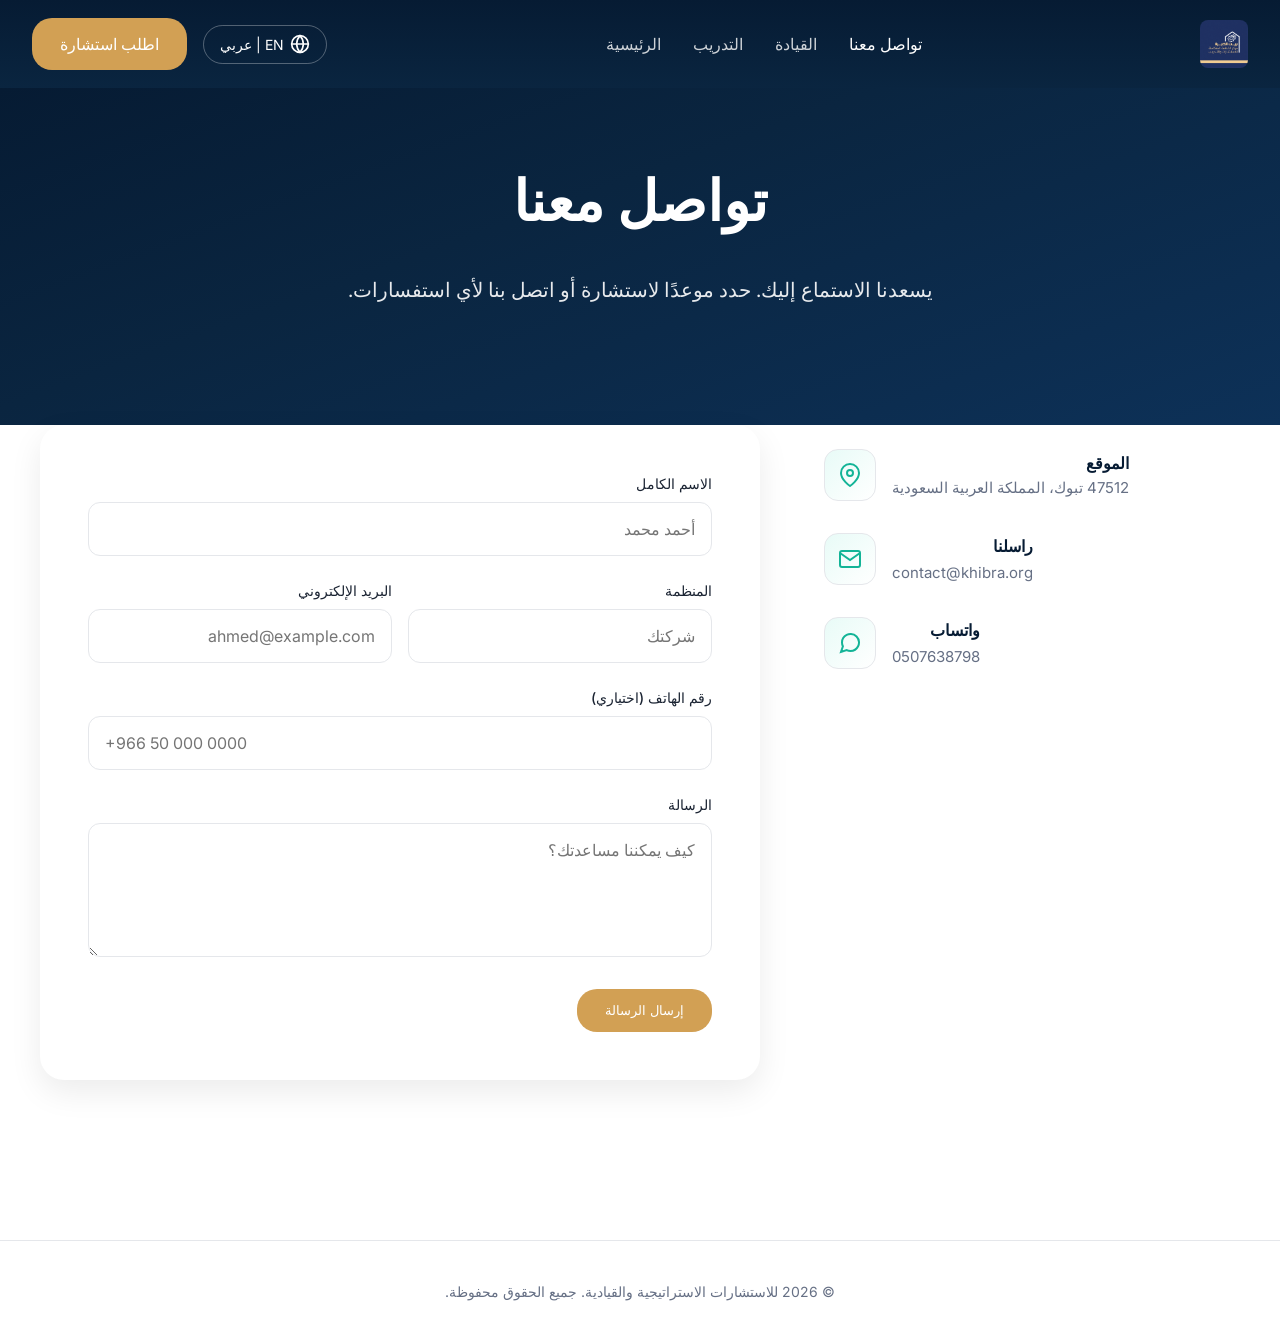
<file: src/contact-ar.html>
<!DOCTYPE html>
<html lang="ar" dir="rtl">
<head>
  <meta charset="UTF-8">
  <meta name="viewport" content="width=device-width, initial-scale=1.0">
  <title>تواصل معنا | مستشار عالمي</title>
  <link rel="preconnect" href="https://fonts.googleapis.com">
  <link rel="preconnect" href="https://fonts.gstatic.com" crossorigin>
  <link href="https://fonts.googleapis.com/css2?family=Inter:wght@400;500;600;700&display=swap" rel="stylesheet">
  <link rel="stylesheet" href="styles.css?v=4">
  <style> body { font-family: 'Inter', Tahoma, sans-serif; } </style>
</head>
<body class="bg-light">
  
  <nav class="navbar">
    <div class="logo flex items-center gap-4">
      <img src="assets/images/logo-ar.jpeg" alt="شعار">
    </div>
    
    <ul class="nav-links">
      <li><a href="index-ar.html">الرئيسية</a></li>
      <li><a href="training-ar.html">التدريب</a></li>
      <li><a href="leadership-ar.html">القيادة</a></li>
      <li><a href="contact-ar.html" class="active">تواصل معنا</a></li>
    </ul>
    
    <div class="flex items-center gap-4">
      <a href="contact.html" class="lang-toggle">
        <svg width="20" height="20" viewBox="0 0 24 24" fill="none" stroke="currentColor" stroke-width="2" stroke-linecap="round" stroke-linejoin="round"><circle cx="12" cy="12" r="10"></circle><path d="M12 2a15.3 15.3 0 0 1 4 10 15.3 15.3 0 0 1-4 10 15.3 15.3 0 0 1-4-10 15.3 15.3 0 0 1 4-10z"></path><path d="M2 12h20"></path></svg>
        <span>EN | عربي</span>
      </a>
      <a href="contact-ar.html" class="btn btn-primary">اطلب استشارة</a>
    </div>
  </nav>

  <header class="hero" style="padding-bottom: 120px;">
    <h1>تواصل معنا</h1>
    <p>يسعدنا الاستماع إليك. حدد موعدًا لاستشارة أو اتصل بنا لأي استفسارات.</p>
  </header>

  <section class="section">
    <div class="contact-layout">
      <form class="contact-form" id="contactForm">
        <input type="hidden" name="access_key" value="00d3c277-cdf5-4acb-921d-91a79018221f">
        <input type="hidden" name="subject" value="طلب استشارة جديد من khibra.org">
        <input type="hidden" name="from_name" value="Khibra Contact Form">
        <div class="form-group">
          <label for="name">الاسم الكامل</label>
          <input type="text" id="name" name="name" required placeholder="أحمد محمد">
        </div>
        <div class="flex gap-4" style="width: 100%;">
          <div class="form-group" style="flex: 1;">
            <label for="org">المنظمة</label>
            <input type="text" id="org" name="organization" required placeholder="شركتك">
          </div>
          <div class="form-group" style="flex: 1;">
            <label for="email">البريد الإلكتروني</label>
            <input type="email" id="email" name="email" required placeholder="ahmed@example.com">
          </div>
        </div>
        <div class="form-group">
          <label for="phone">رقم الهاتف (اختياري)</label>
          <input type="tel" id="phone" name="phone" placeholder="+966 50 000 0000">
        </div>
        <div class="form-group">
          <label for="message">الرسالة</label>
          <textarea id="message" name="message" rows="5" required placeholder="كيف يمكننا مساعدتك؟"></textarea>
        </div>
        <button type="submit" class="btn btn-primary" style="align-self: flex-start; margin-top: 8px;">إرسال الرسالة</button>
      </form>

      <div class="contact-info-panel">
        <div class="info-item">
          <div class="info-icon">
            <svg width="24" height="24" viewBox="0 0 24 24" fill="none" stroke="currentColor" stroke-width="2"><path d="M21 10c0 7-9 13-9 13s-9-6-9-13a9 9 0 0 1 18 0z"></path><circle cx="12" cy="10" r="3"></circle></svg>
          </div>
          <div class="info-details">
            <h4>الموقع</h4>
            <p>47512 تبوك، المملكة العربية السعودية</p>
          </div>
        </div>

        <div class="info-item">
          <div class="info-icon">
            <svg width="24" height="24" viewBox="0 0 24 24" fill="none" stroke="currentColor" stroke-width="2"><path d="M4 4h16c1.1 0 2 .9 2 2v12c0 1.1-.9 2-2 2H4c-1.1 0-2-.9-2-2V6c0-1.1.9-2 2-2z"></path><polyline points="22,6 12,13 2,6"></polyline></svg>
          </div>
          <div class="info-details">
            <h4>راسلنا</h4>
            <a href="mailto:contact@khibra.org">contact@khibra.org</a>
          </div>
        </div>

        <div class="info-item">
          <div class="info-icon">
            <svg width="24" height="24" viewBox="0 0 24 24" fill="none" stroke="#13B497" stroke-width="2"><path d="M21 11.5a8.38 8.38 0 0 1-.9 3.8 8.5 8.5 0 0 1-7.6 4.7 8.38 8.38 0 0 1-3.8-.9L3 21l1.9-5.7a8.38 8.38 0 0 1-.9-3.8 8.5 8.5 0 0 1 4.7-7.6 8.38 8.38 0 0 1 3.8-.9h.5a8.48 8.48 0 0 1 8 8v.5z"></path></svg>
          </div>
          <div class="info-details">
            <h4>واتساب</h4>
            <a href="https://wa.me/966507638798">0507638798</a>
          </div>
        </div>

        <!-- خريطة جامعة تبوك -->
        <div class="map-container">
          <iframe src="https://www.google.com/maps/embed?pb=!1m18!1m12!1m3!1d3474.2!2d36.5685!3d28.3835!2m3!1f0!2f0!3f0!3m2!1i1024!2i768!4f13.1!3m3!1m2!1s0x15a9b6f2c3b1a1a1%3A0x4a0b0c0d0e0f0a0b!2sUniversity%20of%20Tabuk!5e0!3m2!1sar!2ssa!4v1710000000000" width="100%" height="100%" style="border:0;" allowfullscreen="" loading="lazy" referrerpolicy="no-referrer-when-downgrade"></iframe>
        </div>
      </div>
    </div>
  </section>

  <footer>
    <p>&copy; 2026 للاستشارات الاستراتيجية والقيادية. جميع الحقوق محفوظة.</p>
  </footer>

  <script src="script.js"></script>
</body>
</html>
</file>
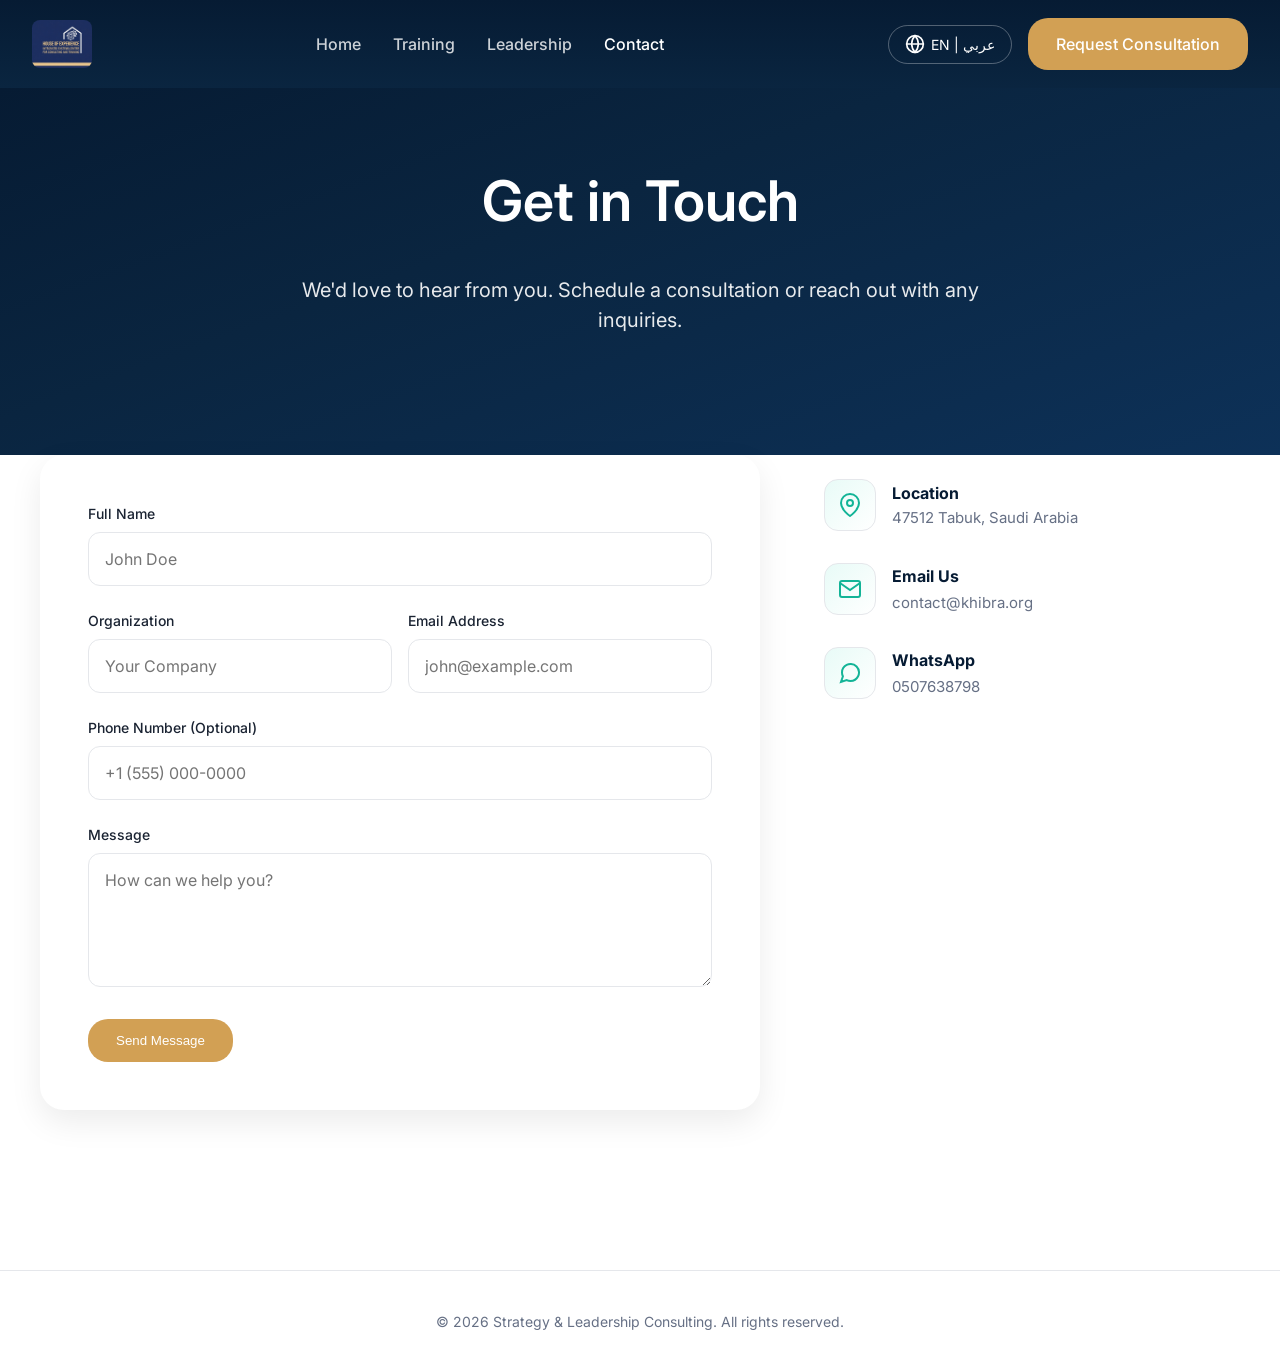
<file: src/contact.html>
<!DOCTYPE html>
<html lang="en">
<head>
  <meta charset="UTF-8">
  <meta name="viewport" content="width=device-width, initial-scale=1.0">
  <title>Contact | Global Consultant</title>
  <link rel="preconnect" href="https://fonts.googleapis.com">
  <link rel="preconnect" href="https://fonts.gstatic.com" crossorigin>
  <link href="https://fonts.googleapis.com/css2?family=Inter:wght@400;500;600;700&display=swap" rel="stylesheet">
  <link rel="stylesheet" href="styles.css?v=4">
</head>
<body class="bg-light">
  
  <nav class="navbar">
    <div class="logo flex items-center gap-4">
      <img src="assets/images/logo.png" alt="Logo">
    </div>
    
    <ul class="nav-links">
      <li><a href="index.html">Home</a></li>
      <li><a href="training.html">Training</a></li>
      <li><a href="leadership.html">Leadership</a></li>
      <li><a href="contact.html" class="active">Contact</a></li>
    </ul>
    
    <div class="flex items-center gap-4">
      <a href="contact-ar.html" class="lang-toggle">
        <svg width="20" height="20" viewBox="0 0 24 24" fill="none" stroke="currentColor" stroke-width="2" stroke-linecap="round" stroke-linejoin="round"><circle cx="12" cy="12" r="10"></circle><path d="M12 2a15.3 15.3 0 0 1 4 10 15.3 15.3 0 0 1-4 10 15.3 15.3 0 0 1-4-10 15.3 15.3 0 0 1 4-10z"></path><path d="M2 12h20"></path></svg>
        <span>EN | عربي</span>
      </a>
      <a href="contact.html" class="btn btn-primary">Request Consultation</a>
    </div>
  </nav>

  <header class="hero" style="padding-bottom: 120px;">
    <h1>Get in Touch</h1>
    <p>We'd love to hear from you. Schedule a consultation or reach out with any inquiries.</p>
  </header>

  <section class="section">
    <div class="contact-layout">
      <form class="contact-form" id="contactForm">
        <input type="hidden" name="access_key" value="00d3c277-cdf5-4acb-921d-91a79018221f">
        <input type="hidden" name="subject" value="New Consultation Request from khibra.org">
        <input type="hidden" name="from_name" value="Khibra Contact Form">
        <div class="form-group">
          <label for="name">Full Name</label>
          <input type="text" id="name" name="name" required placeholder="John Doe">
        </div>
        <div class="flex gap-4" style="width: 100%;">
          <div class="form-group" style="flex: 1;">
            <label for="org">Organization</label>
            <input type="text" id="org" name="organization" required placeholder="Your Company">
          </div>
          <div class="form-group" style="flex: 1;">
            <label for="email">Email Address</label>
            <input type="email" id="email" name="email" required placeholder="john@example.com">
          </div>
        </div>
        <div class="form-group">
          <label for="phone">Phone Number (Optional)</label>
          <input type="tel" id="phone" name="phone" placeholder="+1 (555) 000-0000">
        </div>
        <div class="form-group">
          <label for="message">Message</label>
          <textarea id="message" name="message" rows="5" required placeholder="How can we help you?"></textarea>
        </div>
        <button type="submit" class="btn btn-primary" style="align-self: flex-start; margin-top: 8px;">Send Message</button>
      </form>

      <div class="contact-info-panel">
        <div class="info-item">
          <div class="info-icon">
            <svg width="24" height="24" viewBox="0 0 24 24" fill="none" stroke="currentColor" stroke-width="2"><path d="M21 10c0 7-9 13-9 13s-9-6-9-13a9 9 0 0 1 18 0z"></path><circle cx="12" cy="10" r="3"></circle></svg>
          </div>
          <div class="info-details">
            <h4>Location</h4>
            <p>47512 Tabuk, Saudi Arabia</p>
          </div>
        </div>

        <div class="info-item">
          <div class="info-icon">
            <svg width="24" height="24" viewBox="0 0 24 24" fill="none" stroke="currentColor" stroke-width="2"><path d="M4 4h16c1.1 0 2 .9 2 2v12c0 1.1-.9 2-2 2H4c-1.1 0-2-.9-2-2V6c0-1.1.9-2 2-2z"></path><polyline points="22,6 12,13 2,6"></polyline></svg>
          </div>
          <div class="info-details">
            <h4>Email Us</h4>
            <a href="mailto:contact@khibra.org">contact@khibra.org</a>
          </div>
        </div>

        <div class="info-item">
          <div class="info-icon">
            <svg width="24" height="24" viewBox="0 0 24 24" fill="none" stroke="#13B497" stroke-width="2"><path d="M21 11.5a8.38 8.38 0 0 1-.9 3.8 8.5 8.5 0 0 1-7.6 4.7 8.38 8.38 0 0 1-3.8-.9L3 21l1.9-5.7a8.38 8.38 0 0 1-.9-3.8 8.5 8.5 0 0 1 4.7-7.6 8.38 8.38 0 0 1 3.8-.9h.5a8.48 8.48 0 0 1 8 8v.5z"></path></svg>
          </div>
          <div class="info-details">
            <h4>WhatsApp</h4>
            <a href="https://wa.me/966507638798">0507638798</a>
          </div>
        </div>

        <!-- Tabuk University Map -->
        <div class="map-container">
          <iframe src="https://www.google.com/maps/embed?pb=!1m18!1m12!1m3!1d3474.2!2d36.5685!3d28.3835!2m3!1f0!2f0!3f0!3m2!1i1024!2i768!4f13.1!3m3!1m2!1s0x15a9b6f2c3b1a1a1%3A0x4a0b0c0d0e0f0a0b!2sUniversity%20of%20Tabuk!5e0!3m2!1sen!2ssa!4v1710000000000" width="100%" height="100%" style="border:0;" allowfullscreen="" loading="lazy" referrerpolicy="no-referrer-when-downgrade"></iframe>
        </div>
      </div>
    </div>
  </section>

  <footer>
    <p>&copy; 2026 Strategy & Leadership Consulting. All rights reserved.</p>
  </footer>

  <script src="script.js"></script>
</body>
</html>
</file>
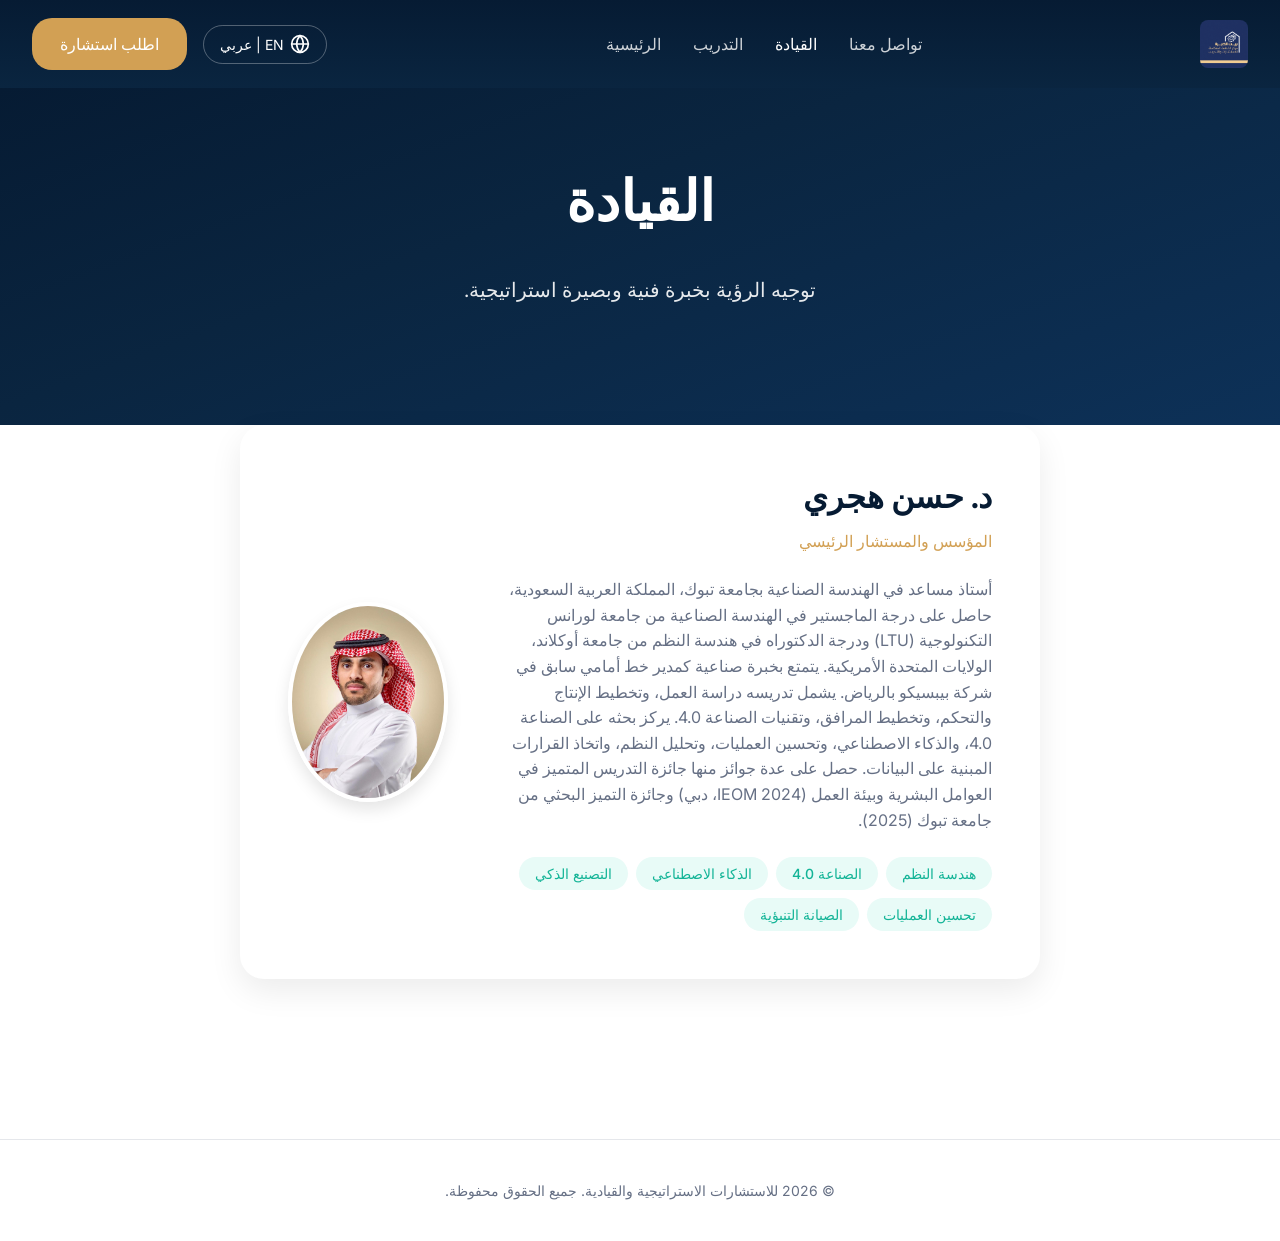
<file: src/leadership-ar.html>
<!DOCTYPE html>
<html lang="ar" dir="rtl">
<head>
  <meta charset="UTF-8">
  <meta name="viewport" content="width=device-width, initial-scale=1.0">
  <title>القيادة | مستشار عالمي</title>
  <link rel="preconnect" href="https://fonts.googleapis.com">
  <link rel="preconnect" href="https://fonts.gstatic.com" crossorigin>
  <link href="https://fonts.googleapis.com/css2?family=Inter:wght@400;500;600;700&display=swap" rel="stylesheet">
  <link rel="stylesheet" href="styles.css?v=4">
  <style> body { font-family: 'Inter', Tahoma, sans-serif; } </style>
</head>
<body class="bg-light">
  
  <nav class="navbar">
    <div class="logo flex items-center gap-4">
      <img src="assets/images/logo-ar.jpeg" alt="شعار">
    </div>
    
    <ul class="nav-links">
      <li><a href="index-ar.html">الرئيسية</a></li>
      <li><a href="training-ar.html">التدريب</a></li>
      <li><a href="leadership-ar.html" class="active">القيادة</a></li>
      <li><a href="contact-ar.html">تواصل معنا</a></li>
    </ul>
    
    <div class="flex items-center gap-4">
      <a href="leadership.html" class="lang-toggle">
        <svg width="20" height="20" viewBox="0 0 24 24" fill="none" stroke="currentColor" stroke-width="2" stroke-linecap="round" stroke-linejoin="round"><circle cx="12" cy="12" r="10"></circle><path d="M12 2a15.3 15.3 0 0 1 4 10 15.3 15.3 0 0 1-4 10 15.3 15.3 0 0 1-4-10 15.3 15.3 0 0 1 4-10z"></path><path d="M2 12h20"></path></svg>
        <span>EN | عربي</span>
      </a>
      <a href="contact-ar.html" class="btn btn-primary">اطلب استشارة</a>
    </div>
  </nav>

  <header class="hero" style="padding-bottom: 120px;">
    <h1>القيادة</h1>
    <p>توجيه الرؤية بخبرة فنية وبصيرة استراتيجية.</p>
  </header>

  <section class="section">
    <div class="profile-card">
      <img src="assets/images/profile.jpeg?v=2" alt="Profile" class="profile-image">
      <div class="profile-info">
        <h1>د. حسن هجري</h1>
        <p class="profile-role">المؤسس والمستشار الرئيسي</p>
        <p class="profile-bio">
          أستاذ مساعد في الهندسة الصناعية بجامعة تبوك، المملكة العربية السعودية، حاصل على درجة الماجستير في الهندسة الصناعية من جامعة لورانس التكنولوجية (LTU) ودرجة الدكتوراه في هندسة النظم من جامعة أوكلاند، الولايات المتحدة الأمريكية. يتمتع بخبرة صناعية كمدير خط أمامي سابق في شركة بيبسيكو بالرياض. يشمل تدريسه دراسة العمل، وتخطيط الإنتاج والتحكم، وتخطيط المرافق، وتقنيات الصناعة 4.0. يركز بحثه على الصناعة 4.0، والذكاء الاصطناعي، وتحسين العمليات، وتحليل النظم، واتخاذ القرارات المبنية على البيانات. حصل على عدة جوائز منها جائزة التدريس المتميز في العوامل البشرية وبيئة العمل (IEOM 2024، دبي) وجائزة التميز البحثي من جامعة تبوك (2025).
        </p>
        <div class="tags">
          <span class="tag">هندسة النظم</span>
          <span class="tag">الصناعة 4.0</span>
          <span class="tag">الذكاء الاصطناعي</span>
          <span class="tag">التصنيع الذكي</span>
          <span class="tag">تحسين العمليات</span>
          <span class="tag">الصيانة التنبؤية</span>
        </div>
      </div>
    </div>
  </section>

  <footer>
    <p>&copy; 2026 للاستشارات الاستراتيجية والقيادية. جميع الحقوق محفوظة.</p>
  </footer>

  <script src="script.js"></script>
</body>
</html>
</file>
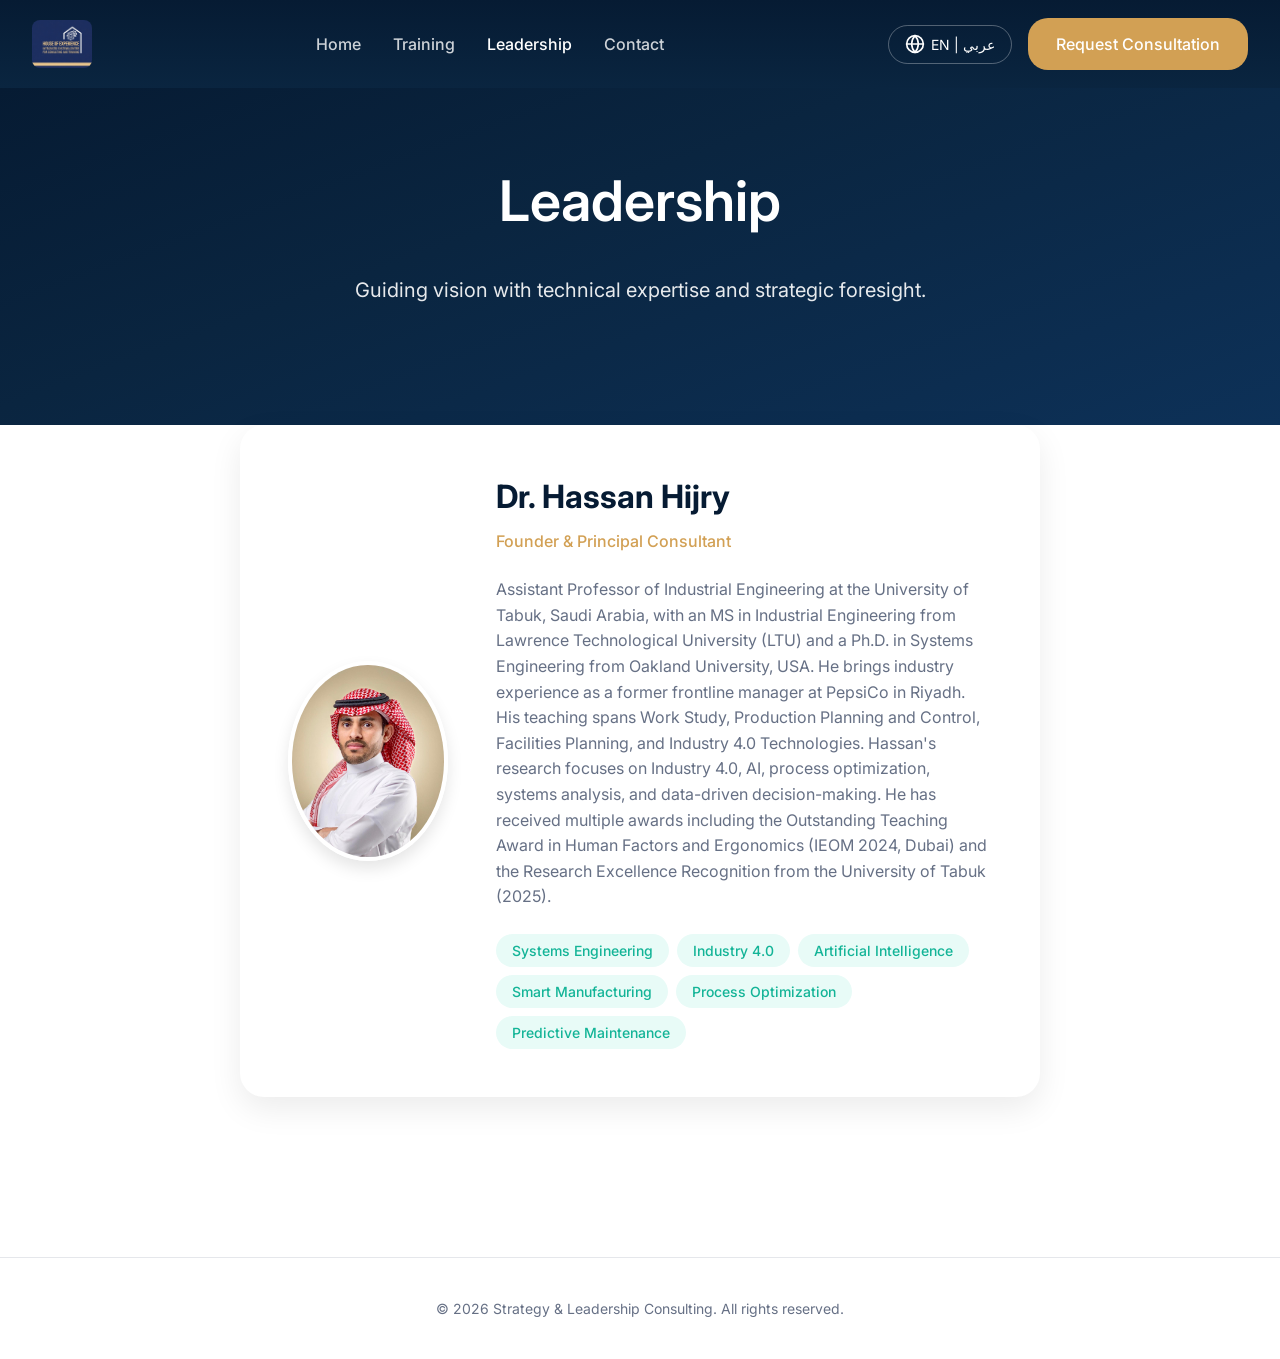
<file: src/leadership.html>
<!DOCTYPE html>
<html lang="en">
<head>
  <meta charset="UTF-8">
  <meta name="viewport" content="width=device-width, initial-scale=1.0">
  <title>Leadership | Global Consultant</title>
  <link rel="preconnect" href="https://fonts.googleapis.com">
  <link rel="preconnect" href="https://fonts.gstatic.com" crossorigin>
  <link href="https://fonts.googleapis.com/css2?family=Inter:wght@400;500;600;700&display=swap" rel="stylesheet">
  <link rel="stylesheet" href="styles.css?v=4">
</head>
<body class="bg-light">
  
  <nav class="navbar">
    <div class="logo flex items-center gap-4">
      <img src="assets/images/logo.png" alt="Logo">
    </div>
    
    <ul class="nav-links">
      <li><a href="index.html">Home</a></li>
      <li><a href="training.html">Training</a></li>
      <li><a href="leadership.html" class="active">Leadership</a></li>
      <li><a href="contact.html">Contact</a></li>
    </ul>
    
    <div class="flex items-center gap-4">
      <a href="leadership-ar.html" class="lang-toggle">
        <svg width="20" height="20" viewBox="0 0 24 24" fill="none" stroke="currentColor" stroke-width="2" stroke-linecap="round" stroke-linejoin="round"><circle cx="12" cy="12" r="10"></circle><path d="M12 2a15.3 15.3 0 0 1 4 10 15.3 15.3 0 0 1-4 10 15.3 15.3 0 0 1-4-10 15.3 15.3 0 0 1 4-10z"></path><path d="M2 12h20"></path></svg>
        <span>EN | عربي</span>
      </a>
      <a href="contact.html" class="btn btn-primary">Request Consultation</a>
    </div>
  </nav>

  <header class="hero" style="padding-bottom: 120px;">
    <h1>Leadership</h1>
    <p>Guiding vision with technical expertise and strategic foresight.</p>
  </header>

  <section class="section">
    <div class="profile-card">
      <img src="assets/images/profile.jpeg?v=2" alt="Profile" class="profile-image">
      <div class="profile-info">
        <h1>Dr. Hassan Hijry</h1>
        <p class="profile-role">Founder & Principal Consultant</p>
        <p class="profile-bio">
          Assistant Professor of Industrial Engineering at the University of Tabuk, Saudi Arabia, with an MS in Industrial Engineering from Lawrence Technological University (LTU) and a Ph.D. in Systems Engineering from Oakland University, USA. He brings industry experience as a former frontline manager at PepsiCo in Riyadh. His teaching spans Work Study, Production Planning and Control, Facilities Planning, and Industry 4.0 Technologies. Hassan's research focuses on Industry 4.0, AI, process optimization, systems analysis, and data-driven decision-making. He has received multiple awards including the Outstanding Teaching Award in Human Factors and Ergonomics (IEOM 2024, Dubai) and the Research Excellence Recognition from the University of Tabuk (2025).
        </p>
        <div class="tags">
          <span class="tag">Systems Engineering</span>
          <span class="tag">Industry 4.0</span>
          <span class="tag">Artificial Intelligence</span>
          <span class="tag">Smart Manufacturing</span>
          <span class="tag">Process Optimization</span>
          <span class="tag">Predictive Maintenance</span>
        </div>
      </div>
    </div>
  </section>

  <footer>
    <p>&copy; 2026 Strategy & Leadership Consulting. All rights reserved.</p>
  </footer>

  <script src="script.js"></script>
</body>
</html>
</file>
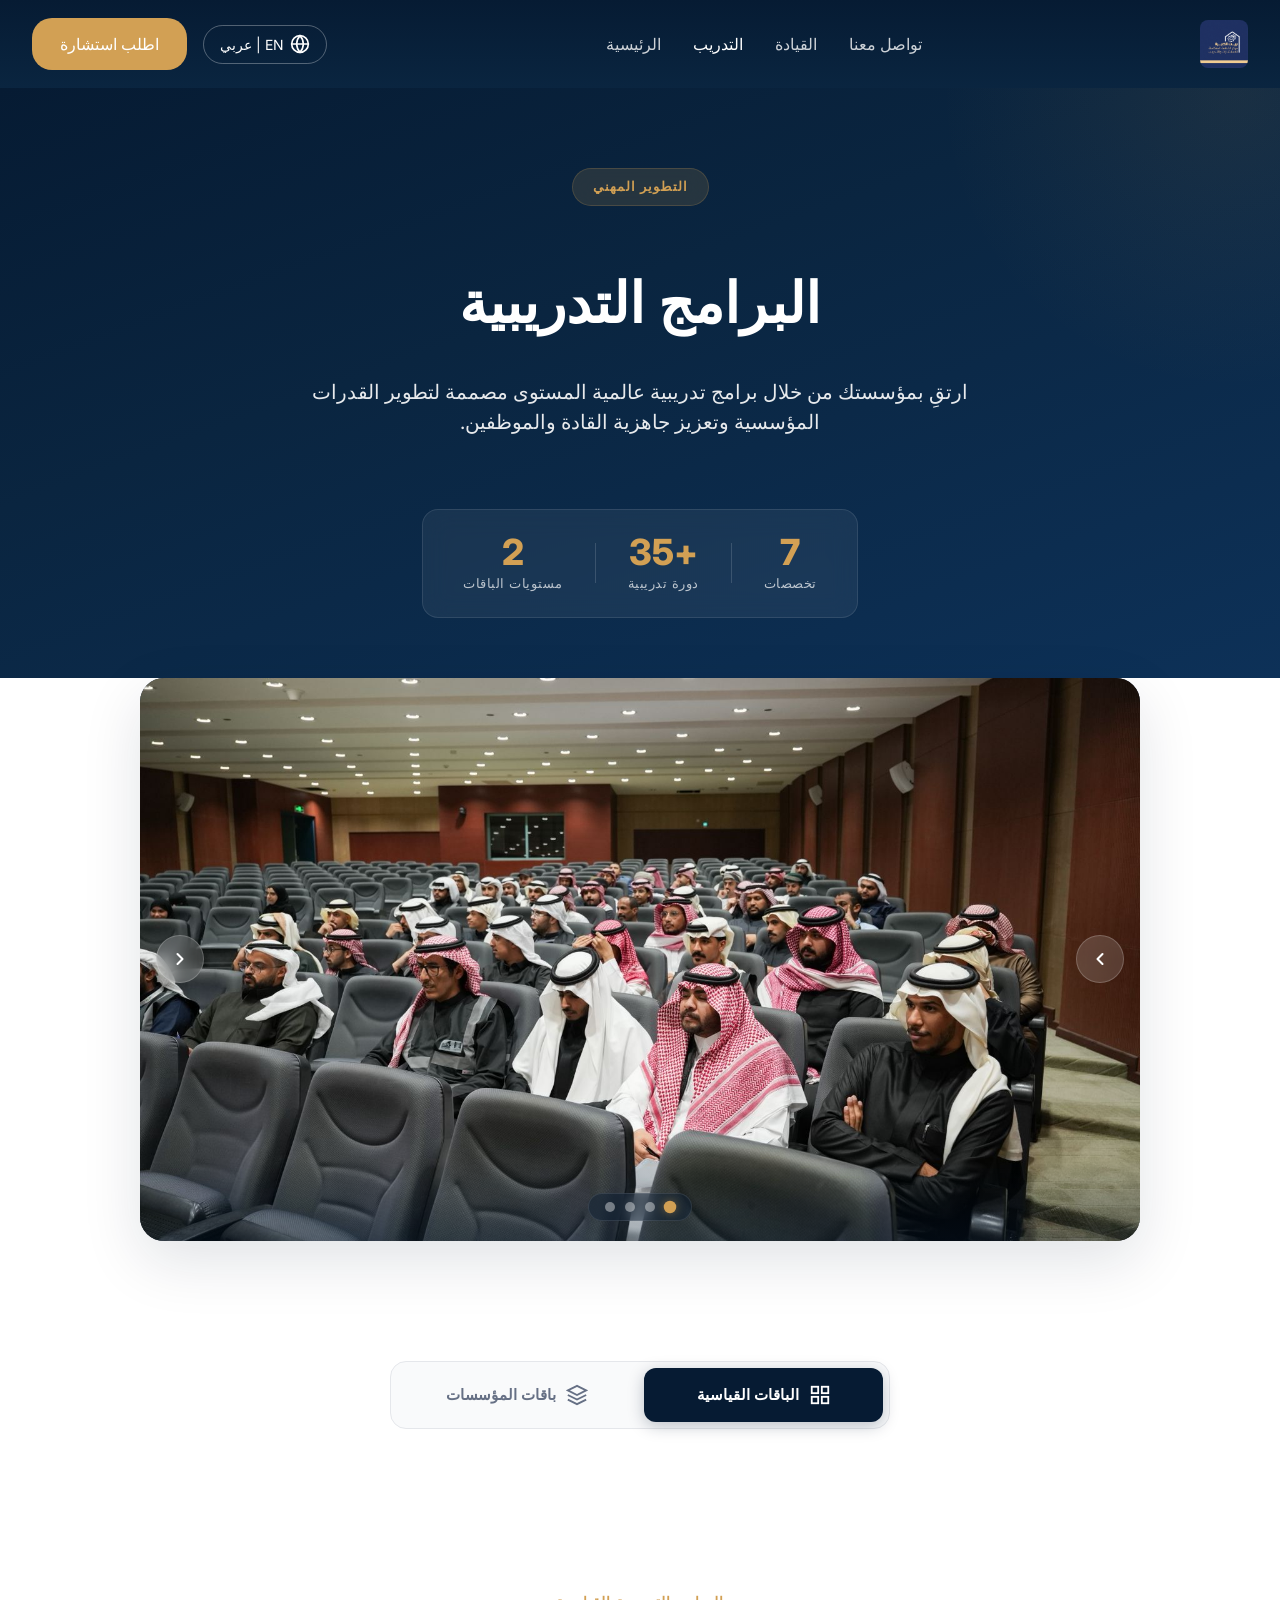
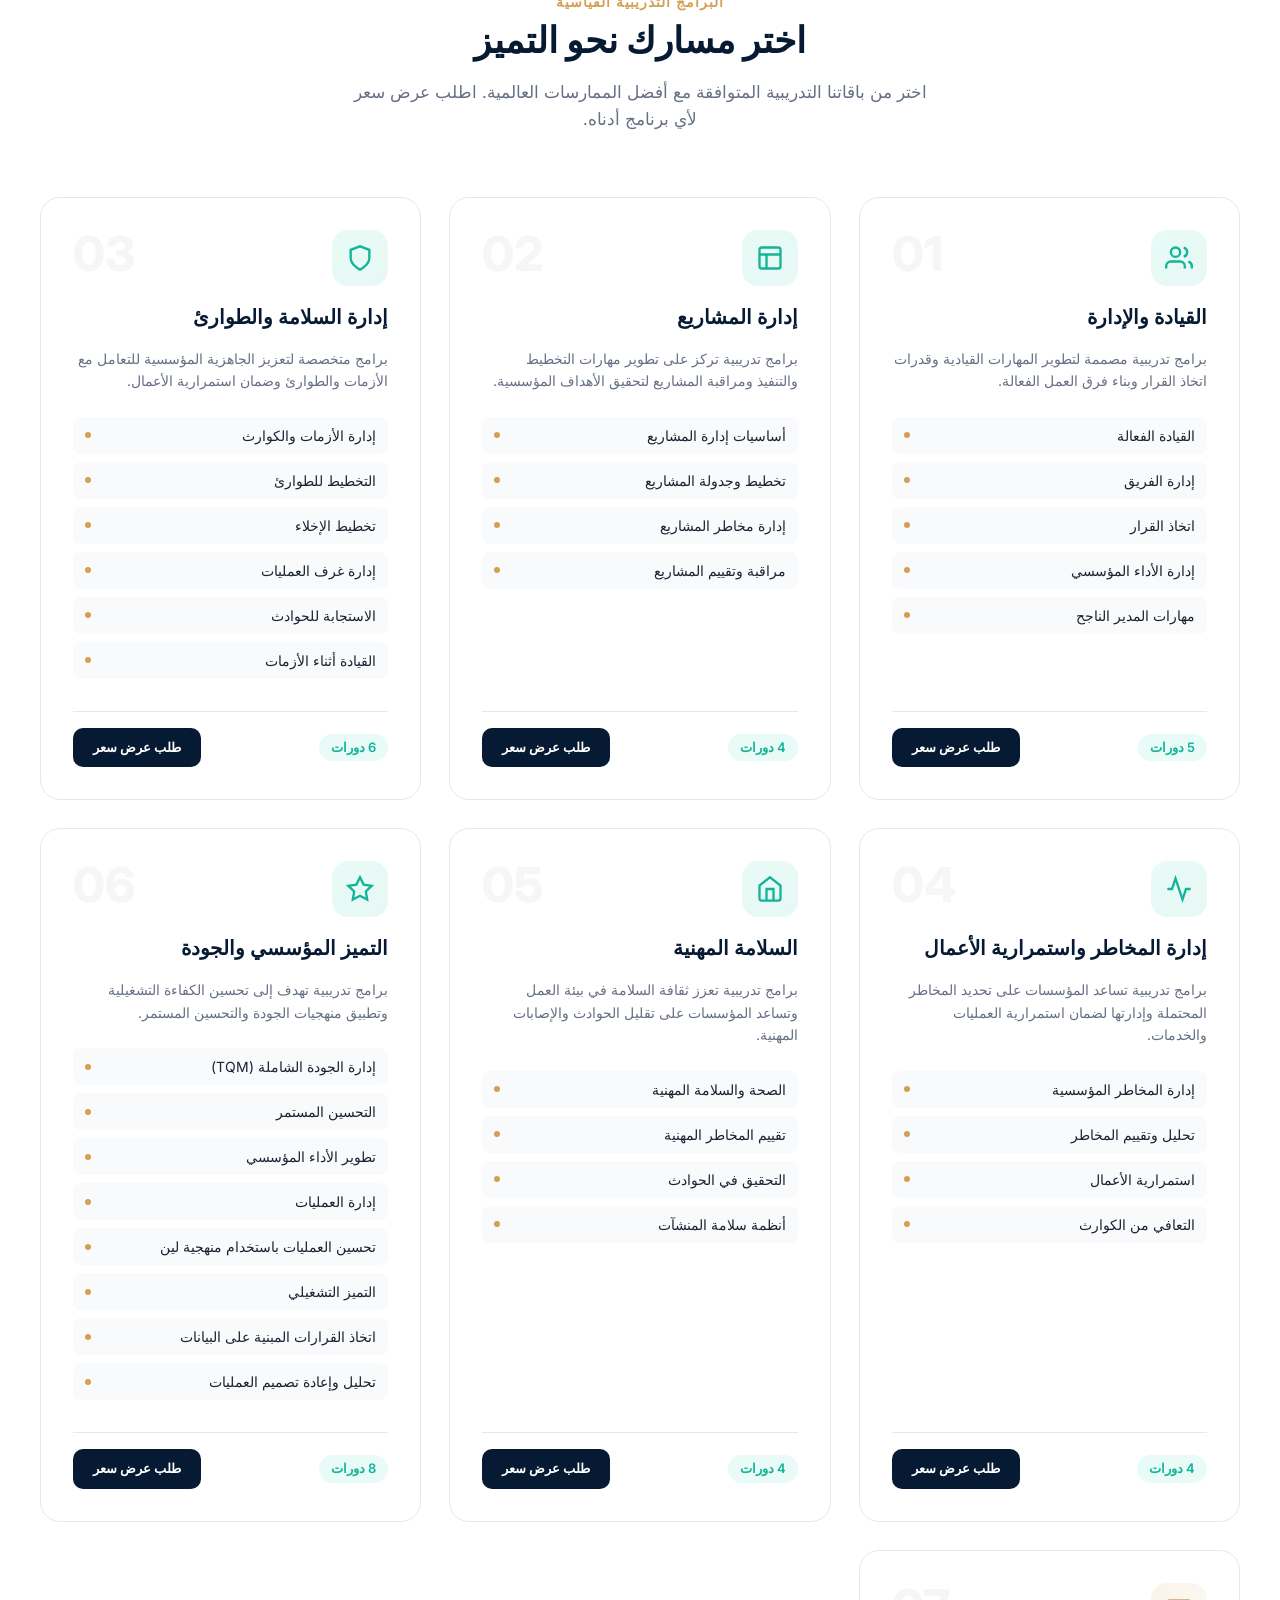
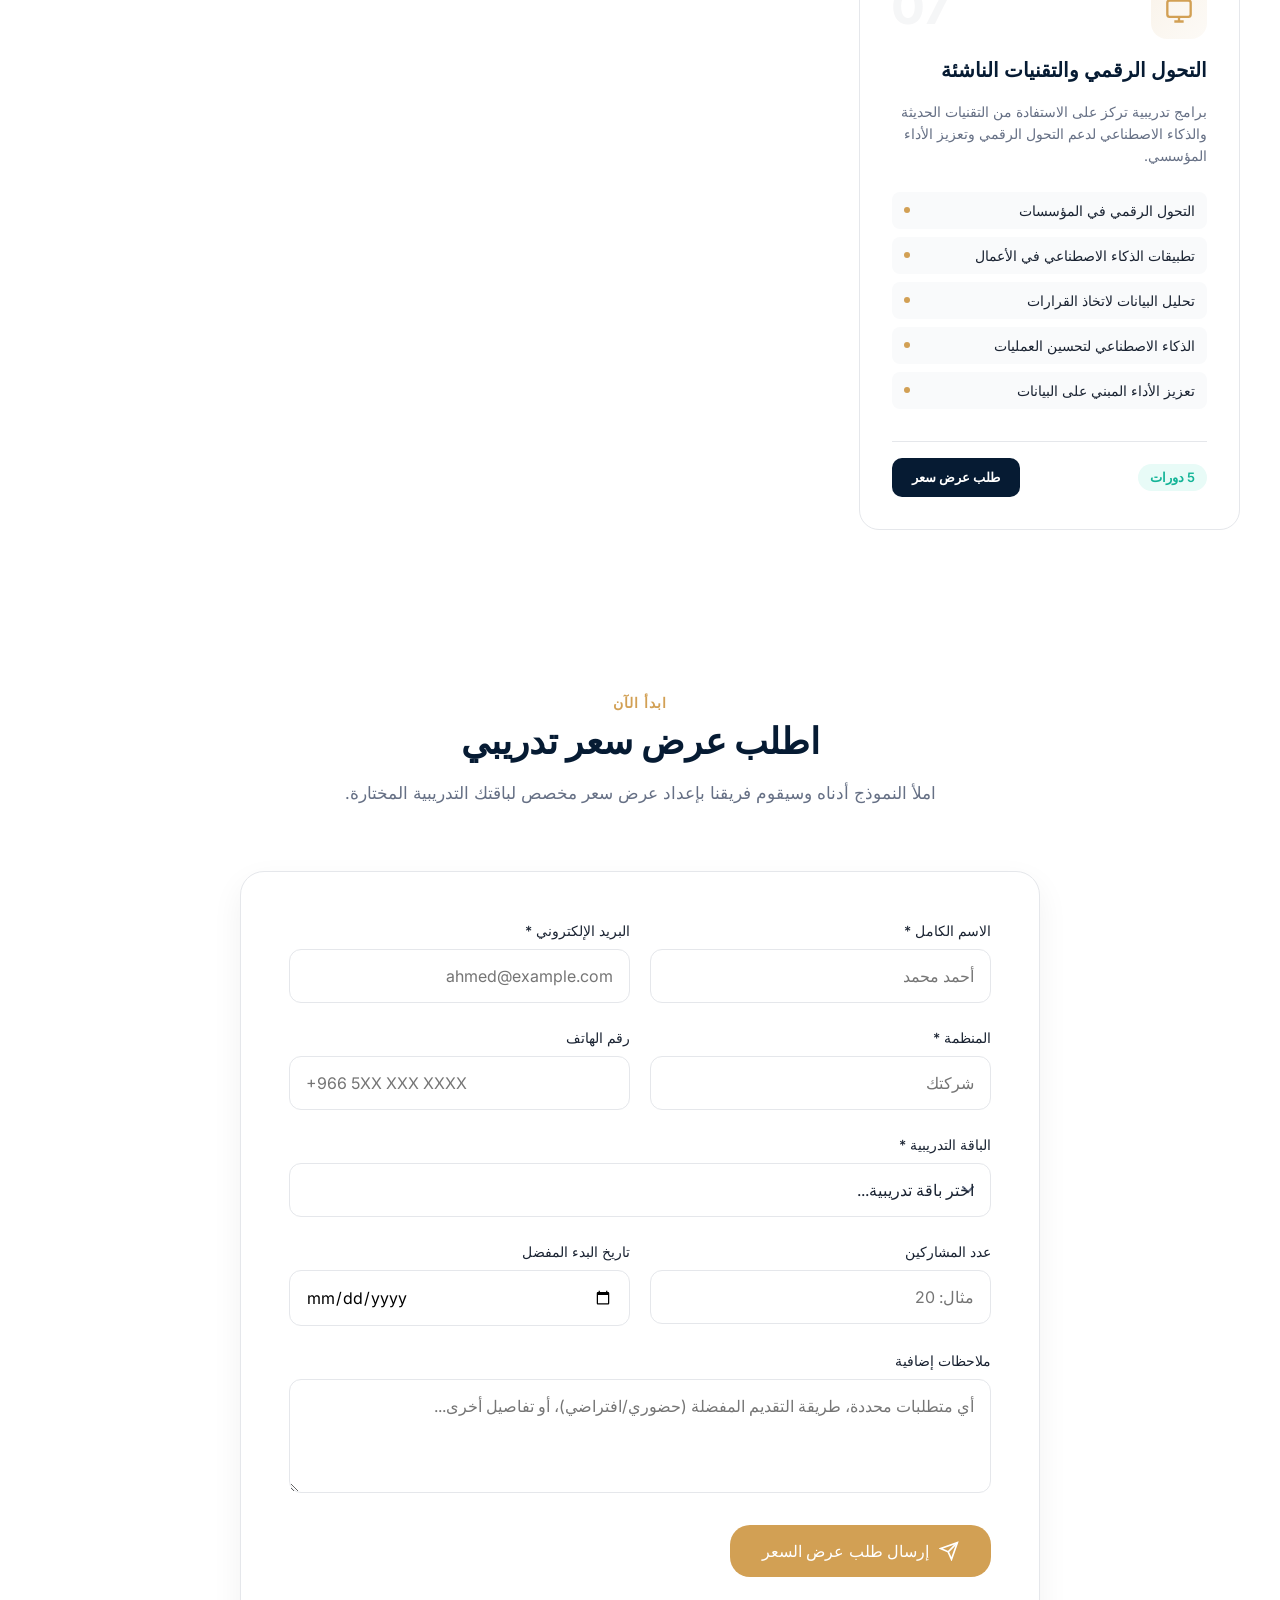
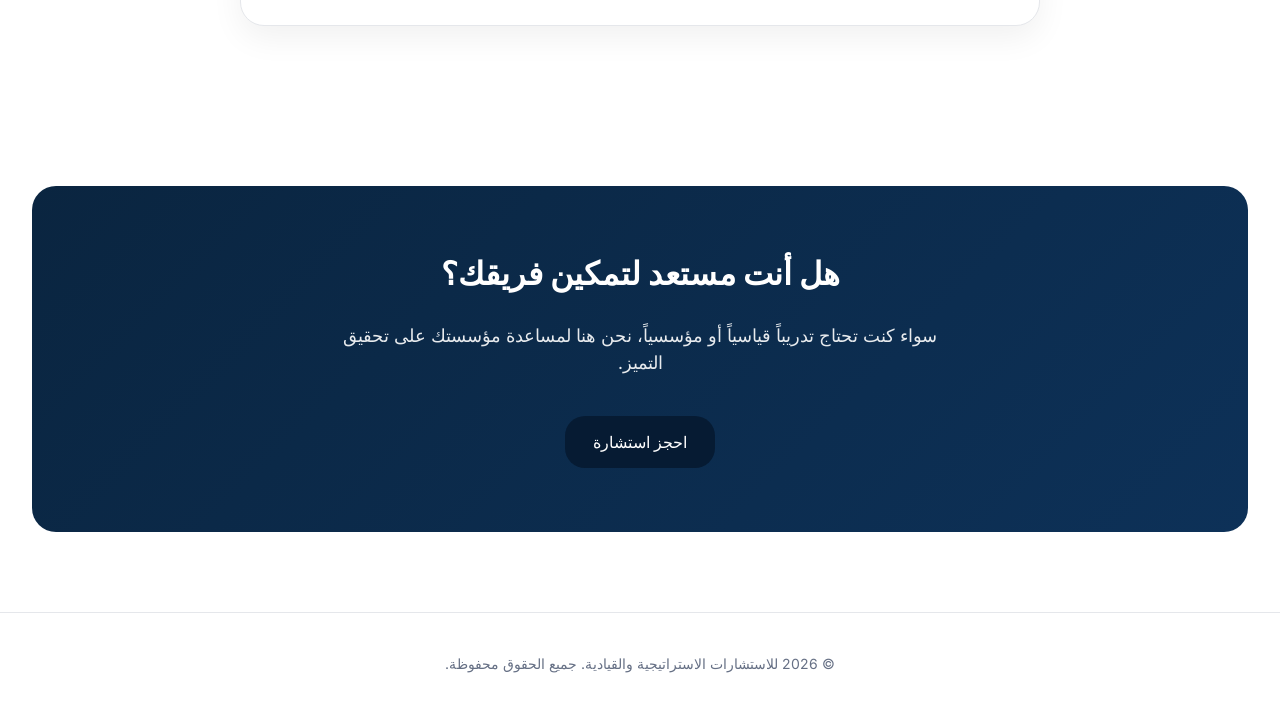
<file: src/training-ar.html>
<!DOCTYPE html>
<html lang="ar" dir="rtl">
<head>
  <meta charset="UTF-8">
  <meta name="viewport" content="width=device-width, initial-scale=1.0">
  <title>البرامج التدريبية | مستشار عالمي</title>
  <meta name="description" content="برامج تدريبية احترافية في القيادة وإدارة المشاريع والسلامة وإدارة المخاطر والتحول الرقمي. باقات قياسية ومؤسسية متاحة.">
  <link rel="preconnect" href="https://fonts.googleapis.com">
  <link rel="preconnect" href="https://fonts.gstatic.com" crossorigin>
  <link href="https://fonts.googleapis.com/css2?family=Inter:wght@400;500;600;700;800&display=swap" rel="stylesheet">
  <link rel="stylesheet" href="styles.css?v=4">
  <style> body { font-family: 'Inter', Tahoma, sans-serif; } </style>
</head>
<body>
  
  <nav class="navbar">
    <div class="logo flex items-center gap-4">
      <img src="assets/images/logo-ar.jpeg" alt="شعار">
    </div>
    
    <ul class="nav-links">
      <li><a href="index-ar.html">الرئيسية</a></li>
      <li><a href="training-ar.html" class="active">التدريب</a></li>
      <li><a href="leadership-ar.html">القيادة</a></li>
      <li><a href="contact-ar.html">تواصل معنا</a></li>
    </ul>
    
    <div class="flex items-center gap-4">
      <a href="training.html" class="lang-toggle">
        <svg width="20" height="20" viewBox="0 0 24 24" fill="none" stroke="currentColor" stroke-width="2" stroke-linecap="round" stroke-linejoin="round"><circle cx="12" cy="12" r="10"></circle><path d="M12 2a15.3 15.3 0 0 1 4 10 15.3 15.3 0 0 1-4 10 15.3 15.3 0 0 1-4-10 15.3 15.3 0 0 1 4-10z"></path><path d="M2 12h20"></path></svg>
        <span>EN | عربي</span>
      </a>
      <a href="contact-ar.html" class="btn btn-primary">اطلب استشارة</a>
    </div>
  </nav>

  <!-- Hero Section -->
  <header class="hero training-hero">
    <div class="training-hero-badge">التطوير المهني</div>
    <h1>البرامج التدريبية</h1>
    <p>ارتقِ بمؤسستك من خلال برامج تدريبية عالمية المستوى مصممة لتطوير القدرات المؤسسية وتعزيز جاهزية القادة والموظفين.</p>
    <div class="training-hero-stats">
      <div class="training-stat">
        <span class="training-stat-number">7</span>
        <span class="training-stat-label">تخصصات</span>
      </div>
      <div class="training-stat-divider"></div>
      <div class="training-stat">
        <span class="training-stat-number">+35</span>
        <span class="training-stat-label">دورة تدريبية</span>
      </div>
      <div class="training-stat-divider"></div>
      <div class="training-stat">
        <span class="training-stat-number">2</span>
        <span class="training-stat-label">مستويات الباقات</span>
      </div>
    </div>
  </header>

  <!-- Image Slideshow -->
  <section class="slideshow-section" id="trainingSlideshow">
    <div class="slideshow-container">
      <div class="slideshow-slide active">
        <img src="assets/images/photo1.jpeg" alt="جلسة تدريبية 1">
      </div>
      <div class="slideshow-slide">
        <img src="assets/images/photo2.jpeg" alt="جلسة تدريبية 2">
      </div>
      <div class="slideshow-slide">
        <img src="assets/images/photo3.jpeg" alt="جلسة تدريبية 3">
      </div>
      <div class="slideshow-slide">
        <img src="assets/images/photo4.jpeg" alt="جلسة تدريبية 4">
      </div>

      <!-- Navigation Arrows -->
      <button class="slideshow-arrow slideshow-arrow--prev" aria-label="الشريحة السابقة" onclick="slideshowPrev()">
        <svg width="20" height="20" viewBox="0 0 24 24" fill="none" stroke="currentColor" stroke-width="2.5" stroke-linecap="round" stroke-linejoin="round"><polyline points="15 18 9 12 15 6"></polyline></svg>
      </button>
      <button class="slideshow-arrow slideshow-arrow--next" aria-label="الشريحة التالية" onclick="slideshowNext()">
        <svg width="20" height="20" viewBox="0 0 24 24" fill="none" stroke="currentColor" stroke-width="2.5" stroke-linecap="round" stroke-linejoin="round"><polyline points="9 18 15 12 9 6"></polyline></svg>
      </button>

      <!-- Dots -->
      <div class="slideshow-dots">
        <button class="slideshow-dot active" aria-label="انتقل للشريحة 1" onclick="slideshowGoTo(0)"></button>
        <button class="slideshow-dot" aria-label="انتقل للشريحة 2" onclick="slideshowGoTo(1)"></button>
        <button class="slideshow-dot" aria-label="انتقل للشريحة 3" onclick="slideshowGoTo(2)"></button>
        <button class="slideshow-dot" aria-label="انتقل للشريحة 4" onclick="slideshowGoTo(3)"></button>
      </div>
    </div>
  </section>

  <!-- Section Toggle -->
  <section class="section">
    <div class="training-toggle-container">
      <button class="training-toggle-btn active" id="toggleStandard" onclick="showSection('standard')">
        <svg width="22" height="22" viewBox="0 0 24 24" fill="none" stroke="currentColor" stroke-width="2"><rect x="3" y="3" width="7" height="7"></rect><rect x="14" y="3" width="7" height="7"></rect><rect x="3" y="14" width="7" height="7"></rect><rect x="14" y="14" width="7" height="7"></rect></svg>
        الباقات القياسية
      </button>
      <button class="training-toggle-btn" id="toggleEnterprise" onclick="showSection('enterprise')">
        <svg width="22" height="22" viewBox="0 0 24 24" fill="none" stroke="currentColor" stroke-width="2"><path d="M12 2L2 7l10 5 10-5-10-5z"></path><path d="M2 17l10 5 10-5"></path><path d="M2 12l10 5 10-5"></path></svg>
        باقات المؤسسات
      </button>
    </div>
  </section>

  <!-- ==================== STANDARD PACKAGES SECTION ==================== -->
  <div id="standardSection">
    <section class="section">
      <div class="section-header">
        <span class="section-tag">البرامج التدريبية القياسية</span>
        <h2 class="section-title">اختر مسارك نحو التميز</h2>
        <p class="section-subtitle">اختر من باقاتنا التدريبية المتوافقة مع أفضل الممارسات العالمية. اطلب عرض سعر لأي برنامج أدناه.</p>
      </div>

      <div class="training-grid">
        <!-- Card 1 -->
        <div class="training-card" id="training-card-1">
          <div class="training-card-header">
            <div class="training-card-icon">
              <svg width="28" height="28" viewBox="0 0 24 24" fill="none" stroke="currentColor" stroke-width="2"><path d="M17 21v-2a4 4 0 0 0-4-4H5a4 4 0 0 0-4 4v2"></path><circle cx="9" cy="7" r="4"></circle><path d="M23 21v-2a4 4 0 0 0-3-3.87"></path><path d="M16 3.13a4 4 0 0 1 0 7.75"></path></svg>
            </div>
            <div class="training-card-number">01</div>
          </div>
          <h3>القيادة والإدارة</h3>
          <p>برامج تدريبية مصممة لتطوير المهارات القيادية وقدرات اتخاذ القرار وبناء فرق العمل الفعالة.</p>
          <ul class="training-course-list">
            <li>القيادة الفعالة</li>
            <li>إدارة الفريق</li>
            <li>اتخاذ القرار</li>
            <li>إدارة الأداء المؤسسي</li>
            <li>مهارات المدير الناجح</li>
          </ul>
          <div class="training-card-footer">
            <span class="training-course-count">5 دورات</span>
            <a href="#quoteForm" class="training-card-btn" onclick="selectPackage('القيادة والإدارة')">طلب عرض سعر</a>
          </div>
        </div>

        <!-- Card 2 -->
        <div class="training-card" id="training-card-2">
          <div class="training-card-header">
            <div class="training-card-icon">
              <svg width="28" height="28" viewBox="0 0 24 24" fill="none" stroke="currentColor" stroke-width="2"><rect x="3" y="3" width="18" height="18" rx="2" ry="2"></rect><line x1="3" y1="9" x2="21" y2="9"></line><line x1="9" y1="21" x2="9" y2="9"></line></svg>
            </div>
            <div class="training-card-number">02</div>
          </div>
          <h3>إدارة المشاريع</h3>
          <p>برامج تدريبية تركز على تطوير مهارات التخطيط والتنفيذ ومراقبة المشاريع لتحقيق الأهداف المؤسسية.</p>
          <ul class="training-course-list">
            <li>أساسيات إدارة المشاريع</li>
            <li>تخطيط وجدولة المشاريع</li>
            <li>إدارة مخاطر المشاريع</li>
            <li>مراقبة وتقييم المشاريع</li>
          </ul>
          <div class="training-card-footer">
            <span class="training-course-count">4 دورات</span>
            <a href="#quoteForm" class="training-card-btn" onclick="selectPackage('إدارة المشاريع')">طلب عرض سعر</a>
          </div>
        </div>

        <!-- Card 3 -->
        <div class="training-card" id="training-card-3">
          <div class="training-card-header">
            <div class="training-card-icon">
              <svg width="28" height="28" viewBox="0 0 24 24" fill="none" stroke="currentColor" stroke-width="2"><path d="M12 22s8-4 8-10V5l-8-3-8 3v7c0 6 8 10 8 10z"></path></svg>
            </div>
            <div class="training-card-number">03</div>
          </div>
          <h3>إدارة السلامة والطوارئ</h3>
          <p>برامج متخصصة لتعزيز الجاهزية المؤسسية للتعامل مع الأزمات والطوارئ وضمان استمرارية الأعمال.</p>
          <ul class="training-course-list">
            <li>إدارة الأزمات والكوارث</li>
            <li>التخطيط للطوارئ</li>
            <li>تخطيط الإخلاء</li>
            <li>إدارة غرف العمليات</li>
            <li>الاستجابة للحوادث</li>
            <li>القيادة أثناء الأزمات</li>
          </ul>
          <div class="training-card-footer">
            <span class="training-course-count">6 دورات</span>
            <a href="#quoteForm" class="training-card-btn" onclick="selectPackage('إدارة السلامة والطوارئ')">طلب عرض سعر</a>
          </div>
        </div>

        <!-- Card 4 -->
        <div class="training-card" id="training-card-4">
          <div class="training-card-header">
            <div class="training-card-icon">
              <svg width="28" height="28" viewBox="0 0 24 24" fill="none" stroke="currentColor" stroke-width="2"><path d="M22 12h-4l-3 9L9 3l-3 9H2"></path></svg>
            </div>
            <div class="training-card-number">04</div>
          </div>
          <h3>إدارة المخاطر واستمرارية الأعمال</h3>
          <p>برامج تدريبية تساعد المؤسسات على تحديد المخاطر المحتملة وإدارتها لضمان استمرارية العمليات والخدمات.</p>
          <ul class="training-course-list">
            <li>إدارة المخاطر المؤسسية</li>
            <li>تحليل وتقييم المخاطر</li>
            <li>استمرارية الأعمال</li>
            <li>التعافي من الكوارث</li>
          </ul>
          <div class="training-card-footer">
            <span class="training-course-count">4 دورات</span>
            <a href="#quoteForm" class="training-card-btn" onclick="selectPackage('إدارة المخاطر واستمرارية الأعمال')">طلب عرض سعر</a>
          </div>
        </div>

        <!-- Card 5 -->
        <div class="training-card" id="training-card-5">
          <div class="training-card-header">
            <div class="training-card-icon">
              <svg width="28" height="28" viewBox="0 0 24 24" fill="none" stroke="currentColor" stroke-width="2"><path d="M3 9l9-7 9 7v11a2 2 0 0 1-2 2H5a2 2 0 0 1-2-2z"></path><polyline points="9 22 9 12 15 12 15 22"></polyline></svg>
            </div>
            <div class="training-card-number">05</div>
          </div>
          <h3>السلامة المهنية</h3>
          <p>برامج تدريبية تعزز ثقافة السلامة في بيئة العمل وتساعد المؤسسات على تقليل الحوادث والإصابات المهنية.</p>
          <ul class="training-course-list">
            <li>الصحة والسلامة المهنية</li>
            <li>تقييم المخاطر المهنية</li>
            <li>التحقيق في الحوادث</li>
            <li>أنظمة سلامة المنشآت</li>
          </ul>
          <div class="training-card-footer">
            <span class="training-course-count">4 دورات</span>
            <a href="#quoteForm" class="training-card-btn" onclick="selectPackage('السلامة المهنية')">طلب عرض سعر</a>
          </div>
        </div>

        <!-- Card 6 -->
        <div class="training-card" id="training-card-6">
          <div class="training-card-header">
            <div class="training-card-icon">
              <svg width="28" height="28" viewBox="0 0 24 24" fill="none" stroke="currentColor" stroke-width="2"><polygon points="12 2 15.09 8.26 22 9.27 17 14.14 18.18 21.02 12 17.77 5.82 21.02 7 14.14 2 9.27 8.91 8.26 12 2"></polygon></svg>
            </div>
            <div class="training-card-number">06</div>
          </div>
          <h3>التميز المؤسسي والجودة</h3>
          <p>برامج تدريبية تهدف إلى تحسين الكفاءة التشغيلية وتطبيق منهجيات الجودة والتحسين المستمر.</p>
          <ul class="training-course-list">
            <li>إدارة الجودة الشاملة (TQM)</li>
            <li>التحسين المستمر</li>
            <li>تطوير الأداء المؤسسي</li>
            <li>إدارة العمليات</li>
            <li>تحسين العمليات باستخدام منهجية لين</li>
            <li>التميز التشغيلي</li>
            <li>اتخاذ القرارات المبنية على البيانات</li>
            <li>تحليل وإعادة تصميم العمليات</li>
          </ul>
          <div class="training-card-footer">
            <span class="training-course-count">8 دورات</span>
            <a href="#quoteForm" class="training-card-btn" onclick="selectPackage('التميز المؤسسي والجودة')">طلب عرض سعر</a>
          </div>
        </div>

        <!-- Card 7 -->
        <div class="training-card" id="training-card-7">
          <div class="training-card-header">
            <div class="training-card-icon training-card-icon--accent">
              <svg width="28" height="28" viewBox="0 0 24 24" fill="none" stroke="currentColor" stroke-width="2"><rect x="2" y="3" width="20" height="14" rx="2" ry="2"></rect><line x1="8" y1="21" x2="16" y2="21"></line><line x1="12" y1="17" x2="12" y2="21"></line></svg>
            </div>
            <div class="training-card-number">07</div>
          </div>
          <h3>التحول الرقمي والتقنيات الناشئة</h3>
          <p>برامج تدريبية تركز على الاستفادة من التقنيات الحديثة والذكاء الاصطناعي لدعم التحول الرقمي وتعزيز الأداء المؤسسي.</p>
          <ul class="training-course-list">
            <li>التحول الرقمي في المؤسسات</li>
            <li>تطبيقات الذكاء الاصطناعي في الأعمال</li>
            <li>تحليل البيانات لاتخاذ القرارات</li>
            <li>الذكاء الاصطناعي لتحسين العمليات</li>
            <li>تعزيز الأداء المبني على البيانات</li>
          </ul>
          <div class="training-card-footer">
            <span class="training-course-count">5 دورات</span>
            <a href="#quoteForm" class="training-card-btn" onclick="selectPackage('التحول الرقمي والتقنيات الناشئة')">طلب عرض سعر</a>
          </div>
        </div>
      </div>
    </section>

    <!-- Quote Request Form -->
    <section class="section bg-light" id="quoteForm">
      <div class="section-header">
        <span class="section-tag">ابدأ الآن</span>
        <h2 class="section-title">اطلب عرض سعر تدريبي</h2>
        <p class="section-subtitle">املأ النموذج أدناه وسيقوم فريقنا بإعداد عرض سعر مخصص لباقتك التدريبية المختارة.</p>
      </div>

      <div class="training-form-container">
        <form class="training-quote-form" id="trainingQuoteForm">
          <input type="hidden" name="subject" value="طلب عرض سعر تدريبي من khibra.org">
          <input type="hidden" name="from_name" value="Khibra Training Form">

          <div class="training-form-row">
            <div class="form-group">
              <label for="trainName">الاسم الكامل *</label>
              <input type="text" id="trainName" name="name" required placeholder="أحمد محمد">
            </div>
            <div class="form-group">
              <label for="trainEmail">البريد الإلكتروني *</label>
              <input type="email" id="trainEmail" name="email" required placeholder="ahmed@example.com">
            </div>
          </div>

          <div class="training-form-row">
            <div class="form-group">
              <label for="trainOrg">المنظمة *</label>
              <input type="text" id="trainOrg" name="organization" required placeholder="شركتك">
            </div>
            <div class="form-group">
              <label for="trainPhone">رقم الهاتف</label>
              <input type="tel" id="trainPhone" name="phone" placeholder="+966 5XX XXX XXXX">
            </div>
          </div>

          <div class="form-group">
            <label for="trainPackage">الباقة التدريبية *</label>
            <select id="trainPackage" name="package" required>
              <option value="" disabled selected>اختر باقة تدريبية...</option>
              <option value="القيادة والإدارة">القيادة والإدارة</option>
              <option value="إدارة المشاريع">إدارة المشاريع</option>
              <option value="إدارة السلامة والطوارئ">إدارة السلامة والطوارئ</option>
              <option value="إدارة المخاطر واستمرارية الأعمال">إدارة المخاطر واستمرارية الأعمال</option>
              <option value="السلامة المهنية">السلامة المهنية</option>
              <option value="التميز المؤسسي والجودة">التميز المؤسسي والجودة</option>
              <option value="التحول الرقمي والتقنيات الناشئة">التحول الرقمي والتقنيات الناشئة</option>
              <option value="أخرى">أخرى</option>
            </select>
          </div>

          <div class="training-form-row">
            <div class="form-group">
              <label for="trainParticipants">عدد المشاركين</label>
              <input type="number" id="trainParticipants" name="participants" min="1" placeholder="مثال: 20">
            </div>
            <div class="form-group">
              <label for="trainDate">تاريخ البدء المفضل</label>
              <input type="date" id="trainDate" name="preferred_date">
            </div>
          </div>

          <div class="form-group">
            <label for="trainNotes">ملاحظات إضافية</label>
            <textarea id="trainNotes" name="notes" rows="4" placeholder="أي متطلبات محددة، طريقة التقديم المفضلة (حضوري/افتراضي)، أو تفاصيل أخرى..."></textarea>
          </div>

          <button type="submit" class="btn btn-primary training-submit-btn">
            <svg width="20" height="20" viewBox="0 0 24 24" fill="none" stroke="currentColor" stroke-width="2"><line x1="22" y1="2" x2="11" y2="13"></line><polygon points="22 2 15 22 11 13 2 9 22 2"></polygon></svg>
            إرسال طلب عرض السعر
          </button>
        </form>
      </div>
    </section>
  </div>

  <!-- ==================== ENTERPRISE PACKAGES SECTION ==================== -->
  <div id="enterpriseSection" style="display: none;">
    <section class="section">
      <div class="section-header">
        <span class="section-tag">حلول المؤسسات</span>
        <h2 class="section-title">تدريب مؤسسي مخصص</h2>
        <p class="section-subtitle">برامج مصممة خصيصاً للمؤسسات الكبرى التي تحتاج حلول تدريبية متخصصة.</p>
      </div>

      <div class="enterprise-layout">
        <div class="enterprise-main">
          <div class="enterprise-feature-card">
            <div class="enterprise-feature-icon">
              <svg width="32" height="32" viewBox="0 0 24 24" fill="none" stroke="currentColor" stroke-width="1.5"><path d="M12 2L2 7l10 5 10-5-10-5z"></path><path d="M2 17l10 5 10-5"></path><path d="M2 12l10 5 10-5"></path></svg>
            </div>
            <h3>ما تشمله باقات المؤسسات</h3>
            <p>حلولنا التدريبية المؤسسية تتجاوز العروض القياسية، وتوفر تجربة تعلم مخصصة بالكامل لمؤسستك.</p>
          </div>

          <div class="enterprise-benefits-grid">
            <div class="enterprise-benefit">
              <div class="enterprise-benefit-icon">
                <svg width="24" height="24" viewBox="0 0 24 24" fill="none" stroke="currentColor" stroke-width="2"><polyline points="20 6 9 17 4 12"></polyline></svg>
              </div>
              <div>
                <h4>منهج مخصص</h4>
                <p>محتوى تدريبي مصمم ليتوافق مع أهداف مؤسستك ومتطلبات صناعتك المحددة.</p>
              </div>
            </div>
            <div class="enterprise-benefit">
              <div class="enterprise-benefit-icon">
                <svg width="24" height="24" viewBox="0 0 24 24" fill="none" stroke="currentColor" stroke-width="2"><polyline points="20 6 9 17 4 12"></polyline></svg>
              </div>
              <div>
                <h4>مدير برنامج مخصص</h4>
                <p>نقطة اتصال واحدة للإشراف على تقديم البرنامج وضمان التنسيق السلس.</p>
              </div>
            </div>
            <div class="enterprise-benefit">
              <div class="enterprise-benefit-icon">
                <svg width="24" height="24" viewBox="0 0 24 24" fill="none" stroke="currentColor" stroke-width="2"><polyline points="20 6 9 17 4 12"></polyline></svg>
              </div>
              <div>
                <h4>تقديم مرن</h4>
                <p>خيارات تقديم حضورية أو افتراضية أو مختلطة مصممة حسب جدول فريقك.</p>
              </div>
            </div>
            <div class="enterprise-benefit">
              <div class="enterprise-benefit-icon">
                <svg width="24" height="24" viewBox="0 0 24 24" fill="none" stroke="currentColor" stroke-width="2"><polyline points="20 6 9 17 4 12"></polyline></svg>
              </div>
              <div>
                <h4>تتبع الأداء</h4>
                <p>تقييم شامل وتقارير عن تقدم المشاركين ونتائج التدريب.</p>
              </div>
            </div>
            <div class="enterprise-benefit">
              <div class="enterprise-benefit-icon">
                <svg width="24" height="24" viewBox="0 0 24 24" fill="none" stroke="currentColor" stroke-width="2"><polyline points="20 6 9 17 4 12"></polyline></svg>
              </div>
              <div>
                <h4>أسعار مجموعات</h4>
                <p>هياكل تسعير تنافسية للمجموعات الكبيرة مع خصومات متعددة البرامج.</p>
              </div>
            </div>
            <div class="enterprise-benefit">
              <div class="enterprise-benefit-icon">
                <svg width="24" height="24" viewBox="0 0 24 24" fill="none" stroke="currentColor" stroke-width="2"><polyline points="20 6 9 17 4 12"></polyline></svg>
              </div>
              <div>
                <h4>دعم ما بعد التدريب</h4>
                <p>استشارات مستمرة وجلسات متابعة لضمان نقل المعرفة بشكل دائم.</p>
              </div>
            </div>
          </div>
        </div>

        <div class="enterprise-contact-card">
          <div class="enterprise-contact-badge">مؤسسات</div>
          <h3>احصل على عرض مخصص</h3>
          <p>تواصل مع فريق المؤسسات مباشرة لمناقشة احتياجاتك التدريبية والحصول على عرض مخصص.</p>

          <div class="enterprise-contact-methods">
            <a href="mailto:contact@khibra.org" class="enterprise-contact-item">
              <div class="enterprise-contact-icon">
                <svg width="22" height="22" viewBox="0 0 24 24" fill="none" stroke="currentColor" stroke-width="2"><path d="M4 4h16c1.1 0 2 .9 2 2v12c0 1.1-.9 2-2 2H4c-1.1 0-2-.9-2-2V6c0-1.1.9-2 2-2z"></path><polyline points="22,6 12,13 2,6"></polyline></svg>
              </div>
              <div>
                <span class="enterprise-contact-label">راسلنا</span>
                <span class="enterprise-contact-value">contact@khibra.org</span>
              </div>
            </a>
            <a href="https://wa.me/966507638798" class="enterprise-contact-item">
              <div class="enterprise-contact-icon enterprise-contact-icon--whatsapp">
                <svg width="22" height="22" viewBox="0 0 24 24" fill="none" stroke="currentColor" stroke-width="2"><path d="M21 11.5a8.38 8.38 0 0 1-.9 3.8 8.5 8.5 0 0 1-7.6 4.7 8.38 8.38 0 0 1-3.8-.9L3 21l1.9-5.7a8.38 8.38 0 0 1-.9-3.8 8.5 8.5 0 0 1 4.7-7.6 8.38 8.38 0 0 1 3.8-.9h.5a8.48 8.48 0 0 1 8 8v.5z"></path></svg>
              </div>
              <div>
                <span class="enterprise-contact-label">واتساب</span>
                <span class="enterprise-contact-value">0507638798</span>
              </div>
            </a>
          </div>

          <div class="enterprise-divider"></div>

          <div class="enterprise-process">
            <h4>كيف يعمل</h4>
            <div class="enterprise-step">
              <div class="enterprise-step-num">1</div>
              <span>تواصل مع فريق المؤسسات</span>
            </div>
            <div class="enterprise-step">
              <div class="enterprise-step-num">2</div>
              <span>نقيّم احتياجاتك التدريبية</span>
            </div>
            <div class="enterprise-step">
              <div class="enterprise-step-num">3</div>
              <span>تحصل على عرض مخصص</span>
            </div>
            <div class="enterprise-step">
              <div class="enterprise-step-num">4</div>
              <span>إطلاق برنامجك المخصص</span>
            </div>
          </div>

          <a href="mailto:contact@khibra.org" class="btn btn-primary enterprise-cta-btn">
            <svg width="20" height="20" viewBox="0 0 24 24" fill="none" stroke="currentColor" stroke-width="2"><path d="M4 4h16c1.1 0 2 .9 2 2v12c0 1.1-.9 2-2 2H4c-1.1 0-2-.9-2-2V6c0-1.1.9-2 2-2z"></path><polyline points="22,6 12,13 2,6"></polyline></svg>
            تواصل مع فريق المؤسسات
          </a>
        </div>
      </div>
    </section>
  </div>

  <!-- CTA -->
  <div class="cta-section">
    <h2>هل أنت مستعد لتمكين فريقك؟</h2>
    <p>سواء كنت تحتاج تدريباً قياسياً أو مؤسسياً، نحن هنا لمساعدة مؤسستك على تحقيق التميز.</p>
    <a href="contact-ar.html" class="btn btn-primary" style="background-color: var(--color-primary); margin-top: 16px;">احجز استشارة</a>
  </div>

  <footer>
    <p>&copy; 2026 للاستشارات الاستراتيجية والقيادية. جميع الحقوق محفوظة.</p>
  </footer>

  <script src="script.js"></script>
  <script>
    // ==================== SLIDESHOW ====================
    (function() {
      let currentSlide = 0;
      let autoplayTimer = null;
      const INTERVAL = 4000; // 4 seconds

      const slides = document.querySelectorAll('.slideshow-slide');
      const dots = document.querySelectorAll('.slideshow-dot');
      const container = document.querySelector('.slideshow-container');

      if (!slides.length) return;

      function goToSlide(index) {
        slides[currentSlide].classList.remove('active');
        dots[currentSlide].classList.remove('active');
        currentSlide = (index + slides.length) % slides.length;
        slides[currentSlide].classList.add('active');
        dots[currentSlide].classList.add('active');
      }

      function nextSlide() { goToSlide(currentSlide + 1); }
      function prevSlide() { goToSlide(currentSlide - 1); }

      function startAutoplay() {
        stopAutoplay();
        autoplayTimer = setInterval(nextSlide, INTERVAL);
      }

      function stopAutoplay() {
        if (autoplayTimer) { clearInterval(autoplayTimer); autoplayTimer = null; }
      }

      // Pause on hover, resume on leave
      if (container) {
        container.addEventListener('mouseenter', stopAutoplay);
        container.addEventListener('mouseleave', startAutoplay);
      }

      // Expose to inline onclick handlers
      window.slideshowNext = function() { nextSlide(); startAutoplay(); };
      window.slideshowPrev = function() { prevSlide(); startAutoplay(); };
      window.slideshowGoTo = function(i) { goToSlide(i); startAutoplay(); };

      // Keyboard navigation
      document.addEventListener('keydown', function(e) {
        if (e.key === 'ArrowRight') { nextSlide(); startAutoplay(); }
        if (e.key === 'ArrowLeft') { prevSlide(); startAutoplay(); }
      });

      // Start
      startAutoplay();
    })();

    function showSection(section) {
      const standardSection = document.getElementById('standardSection');
      const enterpriseSection = document.getElementById('enterpriseSection');
      const toggleStandard = document.getElementById('toggleStandard');
      const toggleEnterprise = document.getElementById('toggleEnterprise');

      if (section === 'standard') {
        standardSection.style.display = 'block';
        enterpriseSection.style.display = 'none';
        toggleStandard.classList.add('active');
        toggleEnterprise.classList.remove('active');
      } else {
        standardSection.style.display = 'none';
        enterpriseSection.style.display = 'block';
        toggleStandard.classList.remove('active');
        toggleEnterprise.classList.add('active');
      }
      window.scrollTo({ top: 400, behavior: 'smooth' });
    }

    function selectPackage(packageName) {
      const select = document.getElementById('trainPackage');
      if (select) {
        select.value = packageName;
        setTimeout(() => {
          document.getElementById('quoteForm').scrollIntoView({ behavior: 'smooth', block: 'center' });
        }, 100);
      }
    }

    document.addEventListener('DOMContentLoaded', () => {
      const trainingForm = document.getElementById('trainingQuoteForm');
      if (trainingForm) {
        trainingForm.addEventListener('submit', async (e) => {
          e.preventDefault();
          const btn = trainingForm.querySelector('button[type="submit"]');
          const originalHTML = btn.innerHTML;
          btn.innerHTML = '<span>جاري الإرسال...</span>';
          btn.disabled = true;
          btn.style.opacity = '0.7';

          try {
            // Compose all training fields into a single 'message' for the Cloudflare Worker
            const pkg = document.getElementById('trainPackage').value || 'غير محدد';
            const participants = document.getElementById('trainParticipants').value || 'غير محدد';
            const preferredDate = document.getElementById('trainDate').value || 'غير محدد';
            const notes = document.getElementById('trainNotes').value || 'لا يوجد';

            const composedMessage = [
              '--- طلب عرض سعر تدريبي ---',
              '',
              'الباقة التدريبية: ' + pkg,
              'عدد المشاركين: ' + participants,
              'تاريخ البدء المفضل: ' + preferredDate,
              '',
              'ملاحظات إضافية:',
              notes
            ].join('\n');

            // Build FormData with fields the Cloudflare Worker expects
            const formData = new FormData();
            formData.append('name', document.getElementById('trainName').value);
            formData.append('email', document.getElementById('trainEmail').value);
            formData.append('organization', document.getElementById('trainOrg').value);
            formData.append('phone', document.getElementById('trainPhone').value || '');
            formData.append('message', composedMessage);

            const response = await fetch('https://khibra-contact-form.hhegri.workers.dev', {
              method: 'POST',
              body: formData,
            });
            const result = await response.json();

            if (result.success) {
              btn.innerHTML = '✓ تم إرسال الطلب بنجاح!';
              btn.style.backgroundColor = '#13B497';
              trainingForm.reset();
            } else {
              btn.innerHTML = 'فشل الإرسال، حاول مرة أخرى';
              btn.style.backgroundColor = '#e74c3c';
            }
          } catch (error) {
            btn.innerHTML = 'خطأ في الشبكة، حاول مرة أخرى';
            btn.style.backgroundColor = '#e74c3c';
          }

          setTimeout(() => {
            btn.innerHTML = originalHTML;
            btn.disabled = false;
            btn.style.opacity = '1';
            btn.style.backgroundColor = '';
          }, 4000);
        });
      }

      const cards = document.querySelectorAll('.training-card, .enterprise-benefit');
      const observer = new IntersectionObserver((entries) => {
        entries.forEach((entry, index) => {
          if (entry.isIntersecting) {
            setTimeout(() => {
              entry.target.classList.add('animate-in');
            }, index * 80);
            observer.unobserve(entry.target);
          }
        });
      }, { threshold: 0.1 });
      cards.forEach(card => observer.observe(card));
    });
  </script>
</body>
</html>
</file>
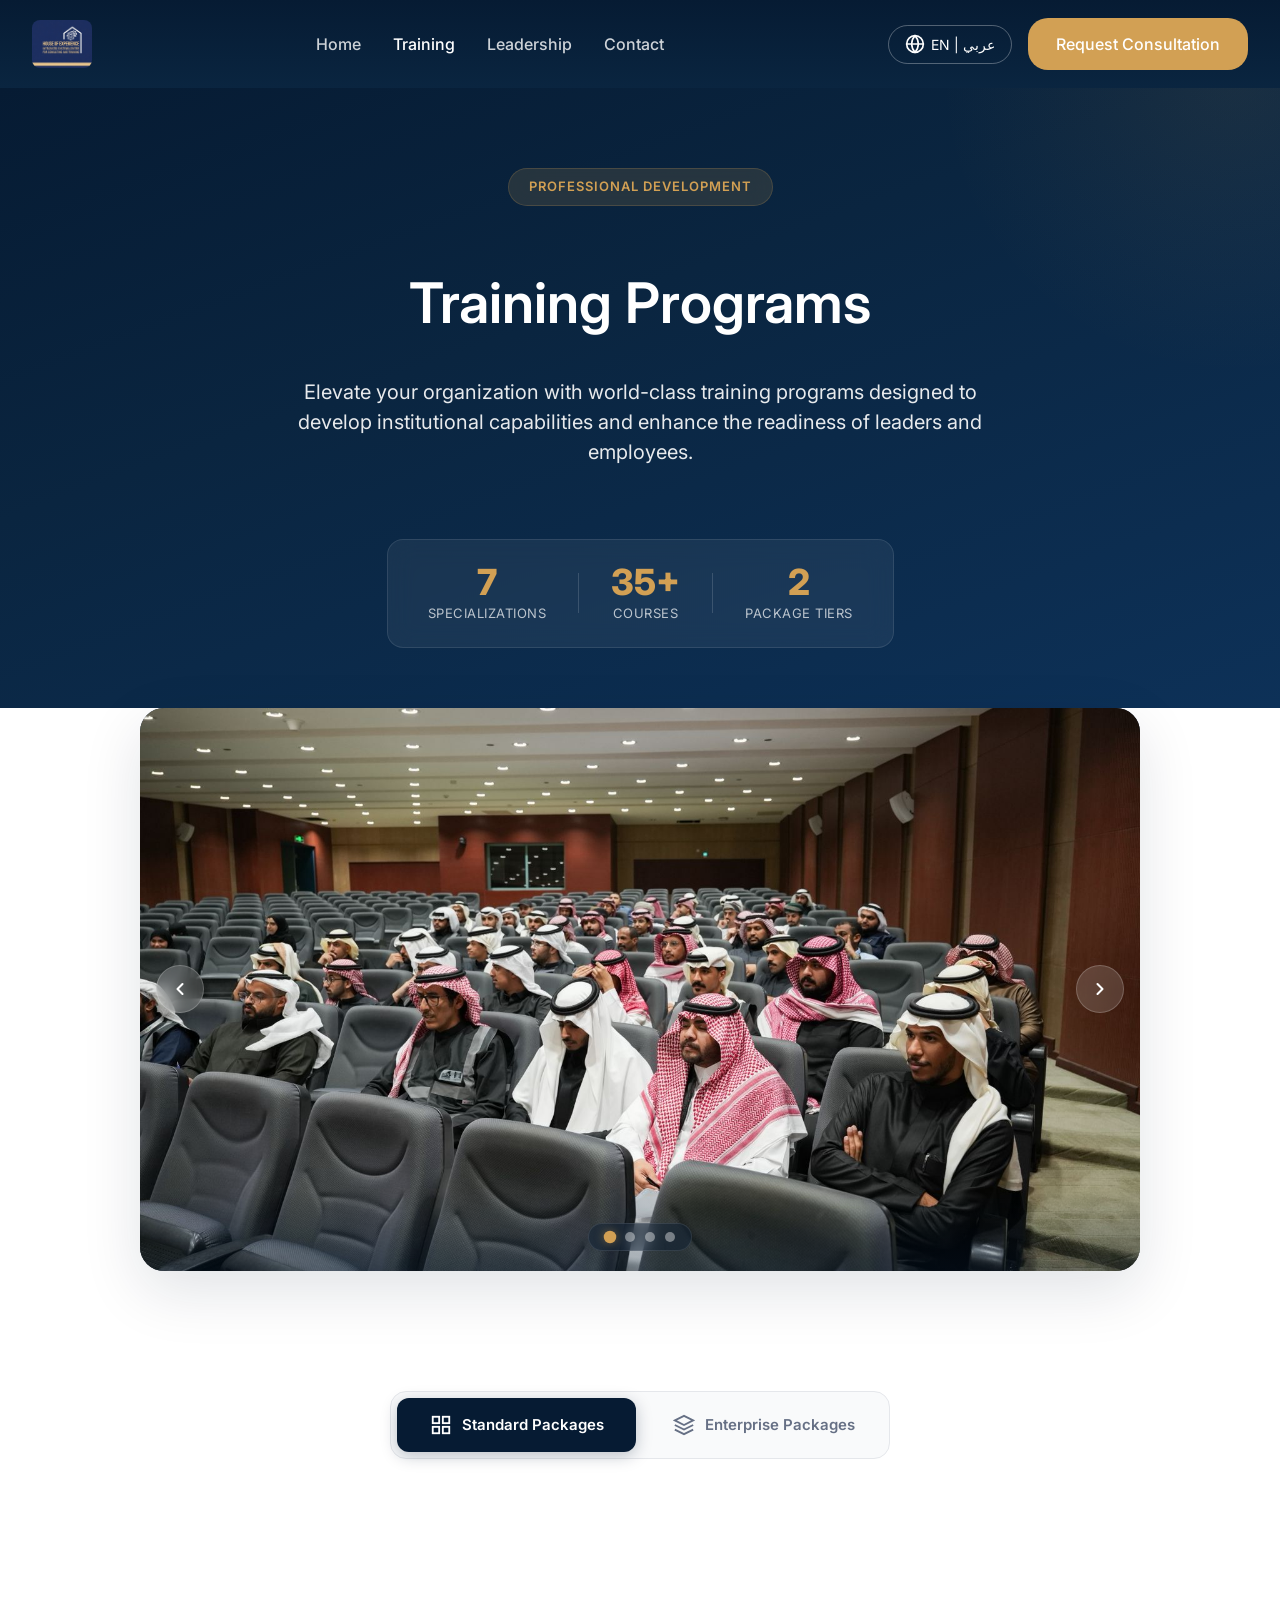
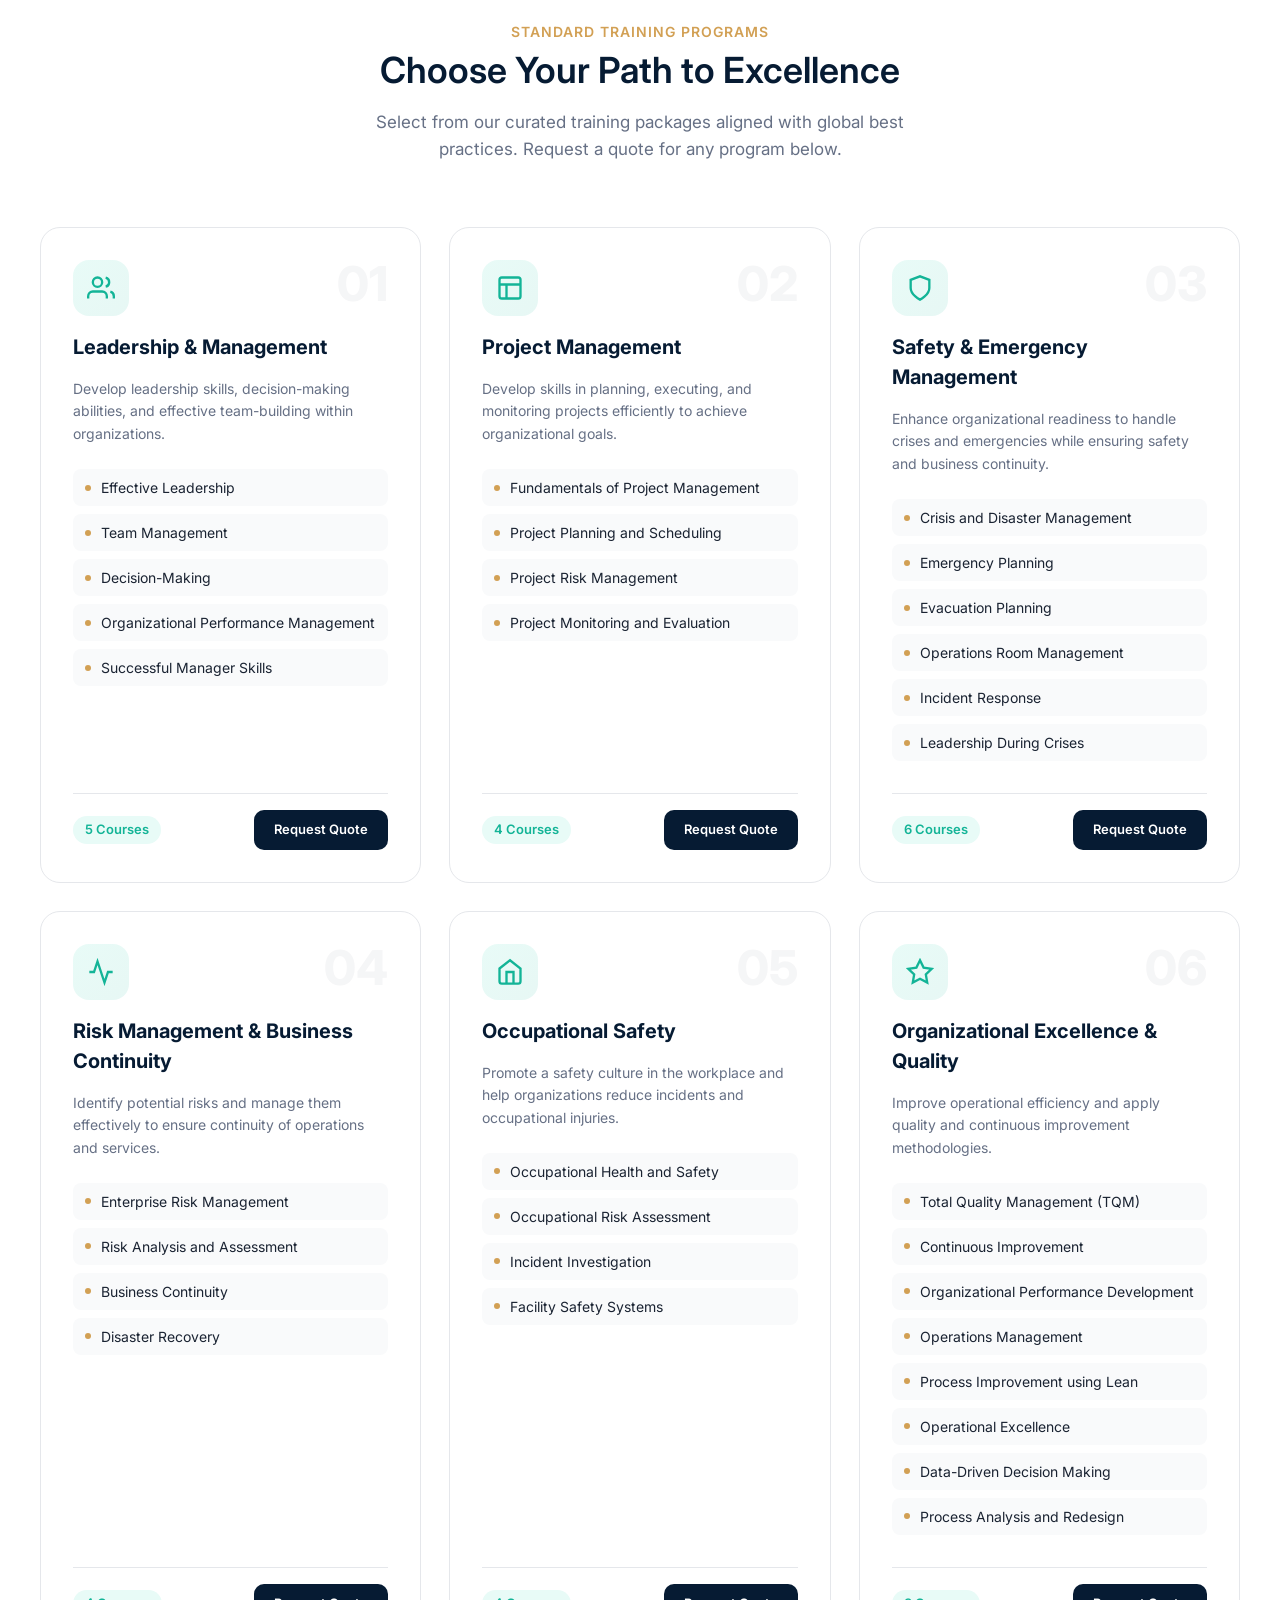
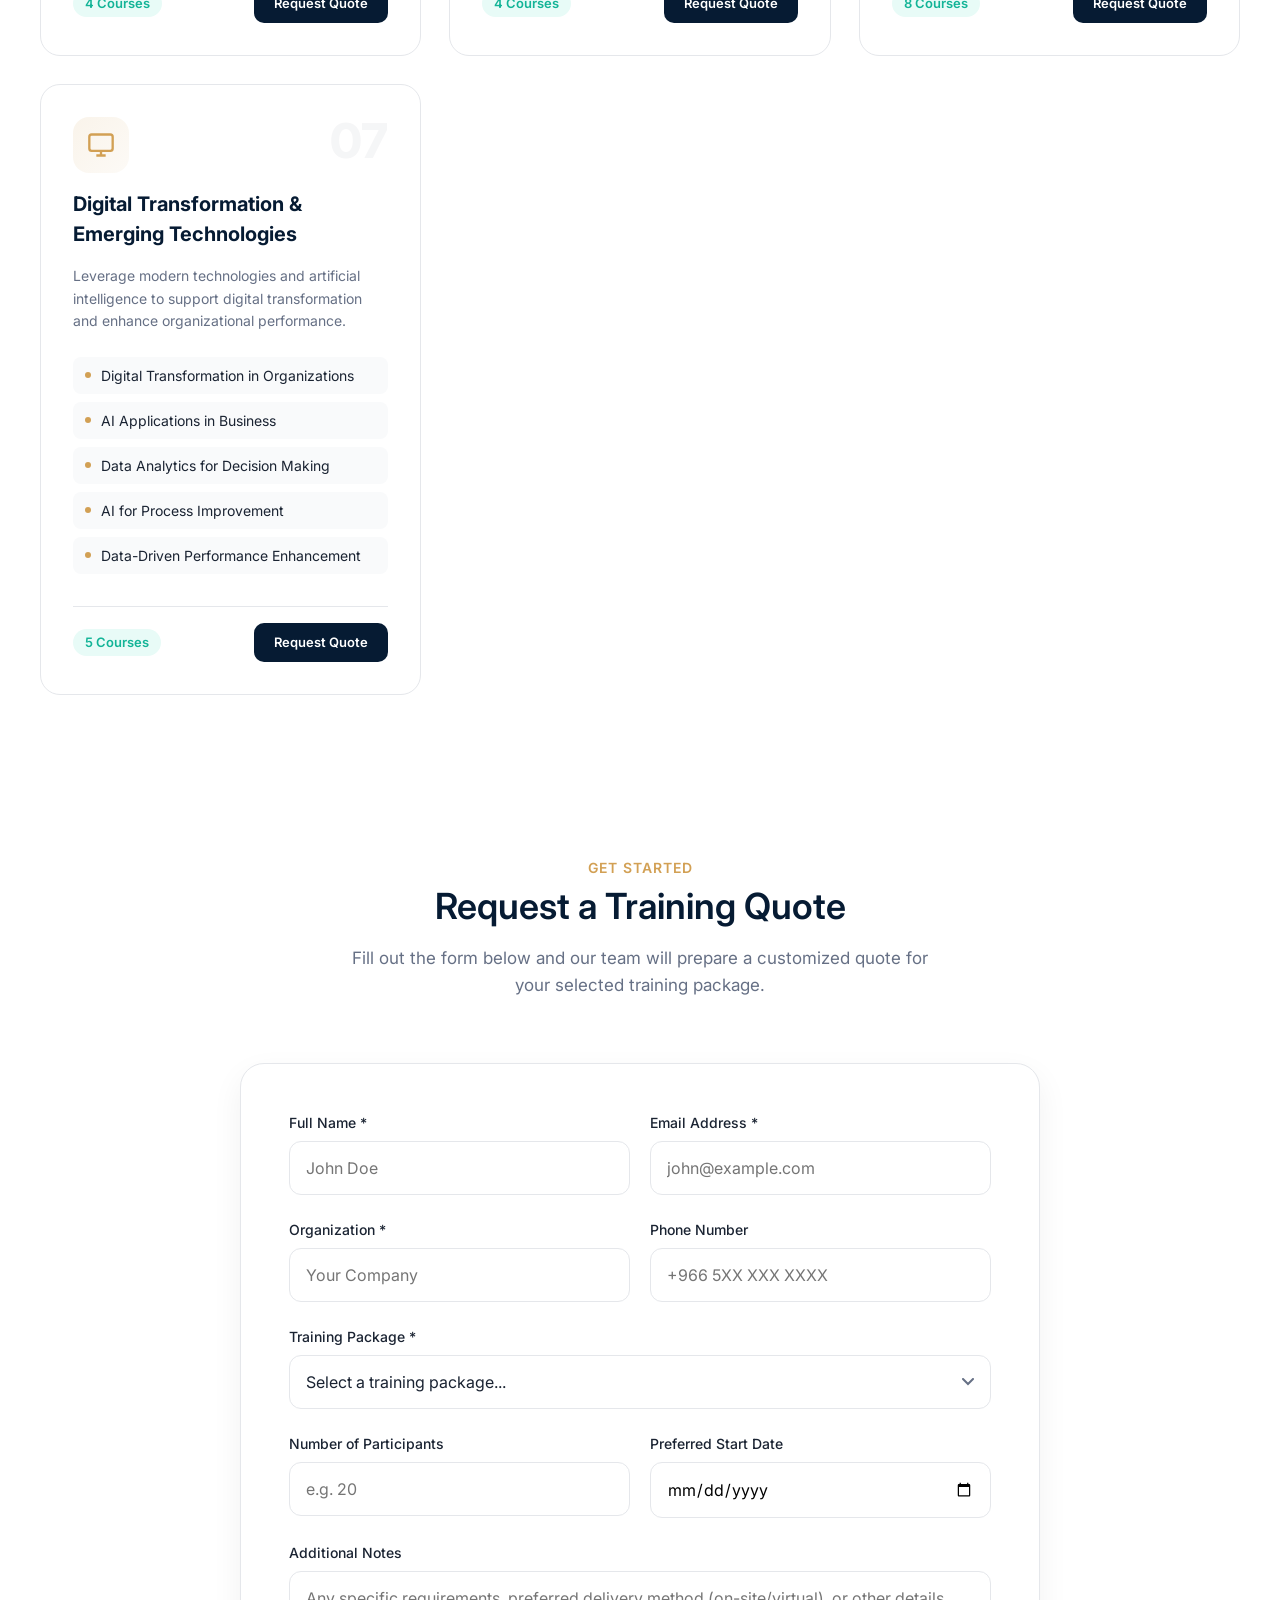
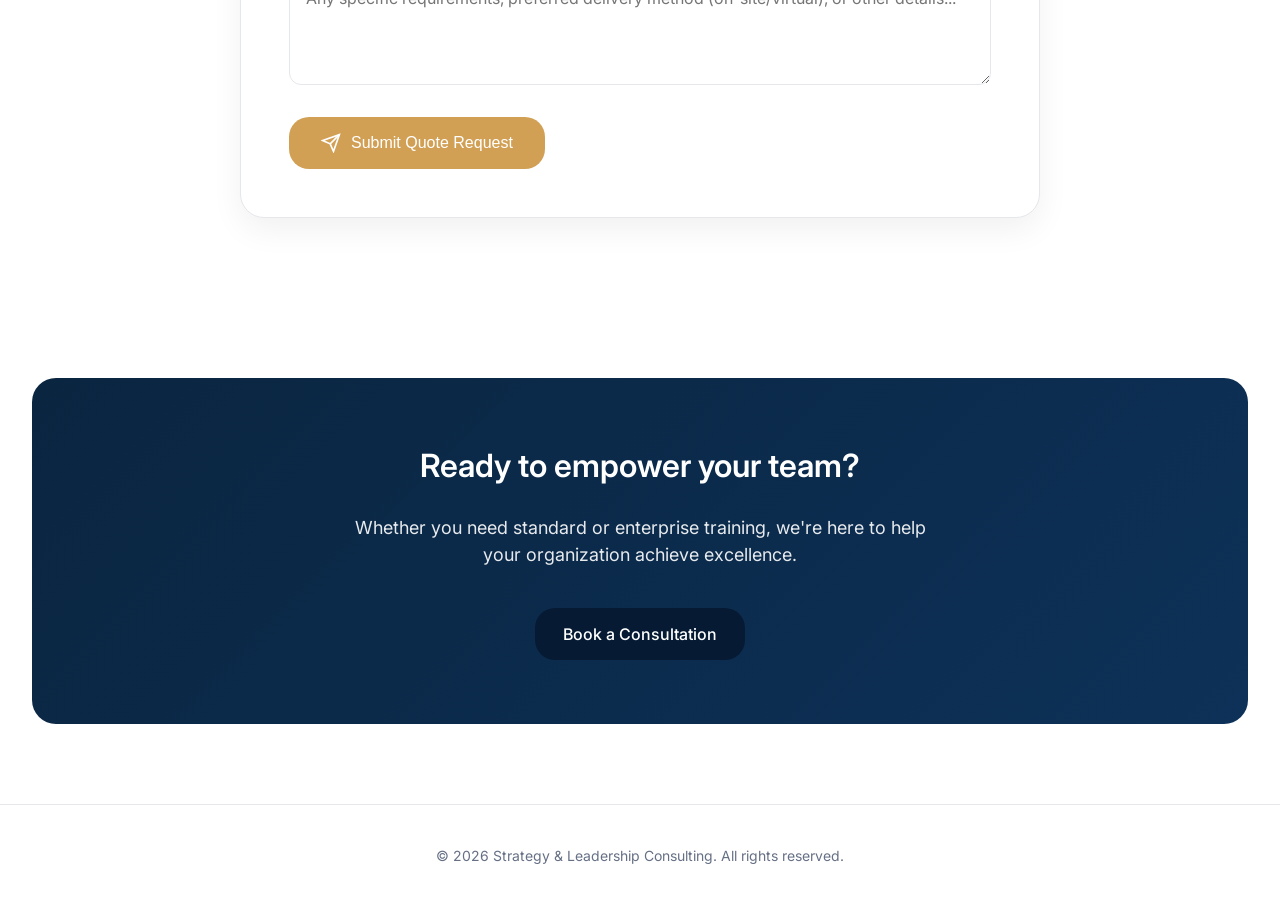
<file: src/training.html>
<!DOCTYPE html>
<html lang="en">
<head>
  <meta charset="UTF-8">
  <meta name="viewport" content="width=device-width, initial-scale=1.0">
  <title>Training Programs | Global Consultant</title>
  <meta name="description" content="Professional training programs for leadership, project management, safety, risk management, and digital transformation. Standard and enterprise packages available.">
  <link rel="preconnect" href="https://fonts.googleapis.com">
  <link rel="preconnect" href="https://fonts.gstatic.com" crossorigin>
  <link href="https://fonts.googleapis.com/css2?family=Inter:wght@400;500;600;700;800&display=swap" rel="stylesheet">
  <link rel="stylesheet" href="styles.css?v=4">
</head>
<body>
  
  <nav class="navbar">
    <div class="logo flex items-center gap-4">
      <img src="assets/images/logo.png" alt="Logo">
    </div>
    
    <ul class="nav-links">
      <li><a href="index.html">Home</a></li>
      <li><a href="training.html" class="active">Training</a></li>
      <li><a href="leadership.html">Leadership</a></li>
      <li><a href="contact.html">Contact</a></li>
    </ul>
    
    <div class="flex items-center gap-4">
      <a href="training-ar.html" class="lang-toggle">
        <svg width="20" height="20" viewBox="0 0 24 24" fill="none" stroke="currentColor" stroke-width="2" stroke-linecap="round" stroke-linejoin="round"><circle cx="12" cy="12" r="10"></circle><path d="M12 2a15.3 15.3 0 0 1 4 10 15.3 15.3 0 0 1-4 10 15.3 15.3 0 0 1-4-10 15.3 15.3 0 0 1 4-10z"></path><path d="M2 12h20"></path></svg>
        <span>EN | عربي</span>
      </a>
      <a href="contact.html" class="btn btn-primary">Request Consultation</a>
    </div>
  </nav>

  <!-- Hero Section -->
  <header class="hero training-hero">
    <div class="training-hero-badge">Professional Development</div>
    <h1>Training Programs</h1>
    <p>Elevate your organization with world-class training programs designed to develop institutional capabilities and enhance the readiness of leaders and employees.</p>
    <div class="training-hero-stats">
      <div class="training-stat">
        <span class="training-stat-number">7</span>
        <span class="training-stat-label">Specializations</span>
      </div>
      <div class="training-stat-divider"></div>
      <div class="training-stat">
        <span class="training-stat-number">35+</span>
        <span class="training-stat-label">Courses</span>
      </div>
      <div class="training-stat-divider"></div>
      <div class="training-stat">
        <span class="training-stat-number">2</span>
        <span class="training-stat-label">Package Tiers</span>
      </div>
    </div>
  </header>

  <!-- Image Slideshow -->
  <section class="slideshow-section" id="trainingSlideshow">
    <div class="slideshow-container">
      <div class="slideshow-slide active">
        <img src="assets/images/photo1.jpeg" alt="Training session 1">
      </div>
      <div class="slideshow-slide">
        <img src="assets/images/photo2.jpeg" alt="Training session 2">
      </div>
      <div class="slideshow-slide">
        <img src="assets/images/photo3.jpeg" alt="Training session 3">
      </div>
      <div class="slideshow-slide">
        <img src="assets/images/photo4.jpeg" alt="Training session 4">
      </div>

      <!-- Navigation Arrows -->
      <button class="slideshow-arrow slideshow-arrow--prev" aria-label="Previous slide" onclick="slideshowPrev()">
        <svg width="20" height="20" viewBox="0 0 24 24" fill="none" stroke="currentColor" stroke-width="2.5" stroke-linecap="round" stroke-linejoin="round"><polyline points="15 18 9 12 15 6"></polyline></svg>
      </button>
      <button class="slideshow-arrow slideshow-arrow--next" aria-label="Next slide" onclick="slideshowNext()">
        <svg width="20" height="20" viewBox="0 0 24 24" fill="none" stroke="currentColor" stroke-width="2.5" stroke-linecap="round" stroke-linejoin="round"><polyline points="9 18 15 12 9 6"></polyline></svg>
      </button>

      <!-- Dots -->
      <div class="slideshow-dots">
        <button class="slideshow-dot active" aria-label="Go to slide 1" onclick="slideshowGoTo(0)"></button>
        <button class="slideshow-dot" aria-label="Go to slide 2" onclick="slideshowGoTo(1)"></button>
        <button class="slideshow-dot" aria-label="Go to slide 3" onclick="slideshowGoTo(2)"></button>
        <button class="slideshow-dot" aria-label="Go to slide 4" onclick="slideshowGoTo(3)"></button>
      </div>
    </div>
  </section>

  <!-- Section Toggle -->
  <section class="section">
    <div class="training-toggle-container">
      <button class="training-toggle-btn active" id="toggleStandard" onclick="showSection('standard')">
        <svg width="22" height="22" viewBox="0 0 24 24" fill="none" stroke="currentColor" stroke-width="2"><rect x="3" y="3" width="7" height="7"></rect><rect x="14" y="3" width="7" height="7"></rect><rect x="3" y="14" width="7" height="7"></rect><rect x="14" y="14" width="7" height="7"></rect></svg>
        Standard Packages
      </button>
      <button class="training-toggle-btn" id="toggleEnterprise" onclick="showSection('enterprise')">
        <svg width="22" height="22" viewBox="0 0 24 24" fill="none" stroke="currentColor" stroke-width="2"><path d="M12 2L2 7l10 5 10-5-10-5z"></path><path d="M2 17l10 5 10-5"></path><path d="M2 12l10 5 10-5"></path></svg>
        Enterprise Packages
      </button>
    </div>
  </section>

  <!-- ==================== STANDARD PACKAGES SECTION ==================== -->
  <div id="standardSection">
    <section class="section">
      <div class="section-header">
        <span class="section-tag">Standard Training Programs</span>
        <h2 class="section-title">Choose Your Path to Excellence</h2>
        <p class="section-subtitle">Select from our curated training packages aligned with global best practices. Request a quote for any program below.</p>
      </div>

      <div class="training-grid">
        <!-- Card 1 — Leadership -->
        <div class="training-card" id="training-card-1">
          <div class="training-card-header">
            <div class="training-card-icon">
              <svg width="28" height="28" viewBox="0 0 24 24" fill="none" stroke="currentColor" stroke-width="2"><path d="M17 21v-2a4 4 0 0 0-4-4H5a4 4 0 0 0-4 4v2"></path><circle cx="9" cy="7" r="4"></circle><path d="M23 21v-2a4 4 0 0 0-3-3.87"></path><path d="M16 3.13a4 4 0 0 1 0 7.75"></path></svg>
            </div>
            <div class="training-card-number">01</div>
          </div>
          <h3>Leadership & Management</h3>
          <p>Develop leadership skills, decision-making abilities, and effective team-building within organizations.</p>
          <ul class="training-course-list">
            <li>Effective Leadership</li>
            <li>Team Management</li>
            <li>Decision-Making</li>
            <li>Organizational Performance Management</li>
            <li>Successful Manager Skills</li>
          </ul>
          <div class="training-card-footer">
            <span class="training-course-count">5 Courses</span>
            <a href="#quoteForm" class="training-card-btn" onclick="selectPackage('Leadership & Management')">Request Quote</a>
          </div>
        </div>

        <!-- Card 2 — Project Management -->
        <div class="training-card" id="training-card-2">
          <div class="training-card-header">
            <div class="training-card-icon">
              <svg width="28" height="28" viewBox="0 0 24 24" fill="none" stroke="currentColor" stroke-width="2"><rect x="3" y="3" width="18" height="18" rx="2" ry="2"></rect><line x1="3" y1="9" x2="21" y2="9"></line><line x1="9" y1="21" x2="9" y2="9"></line></svg>
            </div>
            <div class="training-card-number">02</div>
          </div>
          <h3>Project Management</h3>
          <p>Develop skills in planning, executing, and monitoring projects efficiently to achieve organizational goals.</p>
          <ul class="training-course-list">
            <li>Fundamentals of Project Management</li>
            <li>Project Planning and Scheduling</li>
            <li>Project Risk Management</li>
            <li>Project Monitoring and Evaluation</li>
          </ul>
          <div class="training-card-footer">
            <span class="training-course-count">4 Courses</span>
            <a href="#quoteForm" class="training-card-btn" onclick="selectPackage('Project Management')">Request Quote</a>
          </div>
        </div>

        <!-- Card 3 — Safety & Emergency -->
        <div class="training-card" id="training-card-3">
          <div class="training-card-header">
            <div class="training-card-icon">
              <svg width="28" height="28" viewBox="0 0 24 24" fill="none" stroke="currentColor" stroke-width="2"><path d="M12 22s8-4 8-10V5l-8-3-8 3v7c0 6 8 10 8 10z"></path></svg>
            </div>
            <div class="training-card-number">03</div>
          </div>
          <h3>Safety & Emergency Management</h3>
          <p>Enhance organizational readiness to handle crises and emergencies while ensuring safety and business continuity.</p>
          <ul class="training-course-list">
            <li>Crisis and Disaster Management</li>
            <li>Emergency Planning</li>
            <li>Evacuation Planning</li>
            <li>Operations Room Management</li>
            <li>Incident Response</li>
            <li>Leadership During Crises</li>
          </ul>
          <div class="training-card-footer">
            <span class="training-course-count">6 Courses</span>
            <a href="#quoteForm" class="training-card-btn" onclick="selectPackage('Safety & Emergency Management')">Request Quote</a>
          </div>
        </div>

        <!-- Card 4 — Risk & Business Continuity -->
        <div class="training-card" id="training-card-4">
          <div class="training-card-header">
            <div class="training-card-icon">
              <svg width="28" height="28" viewBox="0 0 24 24" fill="none" stroke="currentColor" stroke-width="2"><path d="M22 12h-4l-3 9L9 3l-3 9H2"></path></svg>
            </div>
            <div class="training-card-number">04</div>
          </div>
          <h3>Risk Management & Business Continuity</h3>
          <p>Identify potential risks and manage them effectively to ensure continuity of operations and services.</p>
          <ul class="training-course-list">
            <li>Enterprise Risk Management</li>
            <li>Risk Analysis and Assessment</li>
            <li>Business Continuity</li>
            <li>Disaster Recovery</li>
          </ul>
          <div class="training-card-footer">
            <span class="training-course-count">4 Courses</span>
            <a href="#quoteForm" class="training-card-btn" onclick="selectPackage('Risk Management & Business Continuity')">Request Quote</a>
          </div>
        </div>

        <!-- Card 5 — Occupational Safety -->
        <div class="training-card" id="training-card-5">
          <div class="training-card-header">
            <div class="training-card-icon">
              <svg width="28" height="28" viewBox="0 0 24 24" fill="none" stroke="currentColor" stroke-width="2"><path d="M3 9l9-7 9 7v11a2 2 0 0 1-2 2H5a2 2 0 0 1-2-2z"></path><polyline points="9 22 9 12 15 12 15 22"></polyline></svg>
            </div>
            <div class="training-card-number">05</div>
          </div>
          <h3>Occupational Safety</h3>
          <p>Promote a safety culture in the workplace and help organizations reduce incidents and occupational injuries.</p>
          <ul class="training-course-list">
            <li>Occupational Health and Safety</li>
            <li>Occupational Risk Assessment</li>
            <li>Incident Investigation</li>
            <li>Facility Safety Systems</li>
          </ul>
          <div class="training-card-footer">
            <span class="training-course-count">4 Courses</span>
            <a href="#quoteForm" class="training-card-btn" onclick="selectPackage('Occupational Safety')">Request Quote</a>
          </div>
        </div>

        <!-- Card 6 — Excellence & Quality -->
        <div class="training-card" id="training-card-6">
          <div class="training-card-header">
            <div class="training-card-icon">
              <svg width="28" height="28" viewBox="0 0 24 24" fill="none" stroke="currentColor" stroke-width="2"><polygon points="12 2 15.09 8.26 22 9.27 17 14.14 18.18 21.02 12 17.77 5.82 21.02 7 14.14 2 9.27 8.91 8.26 12 2"></polygon></svg>
            </div>
            <div class="training-card-number">06</div>
          </div>
          <h3>Organizational Excellence & Quality</h3>
          <p>Improve operational efficiency and apply quality and continuous improvement methodologies.</p>
          <ul class="training-course-list">
            <li>Total Quality Management (TQM)</li>
            <li>Continuous Improvement</li>
            <li>Organizational Performance Development</li>
            <li>Operations Management</li>
            <li>Process Improvement using Lean</li>
            <li>Operational Excellence</li>
            <li>Data-Driven Decision Making</li>
            <li>Process Analysis and Redesign</li>
          </ul>
          <div class="training-card-footer">
            <span class="training-course-count">8 Courses</span>
            <a href="#quoteForm" class="training-card-btn" onclick="selectPackage('Organizational Excellence & Quality')">Request Quote</a>
          </div>
        </div>

        <!-- Card 7 — Digital Transformation -->
        <div class="training-card" id="training-card-7">
          <div class="training-card-header">
            <div class="training-card-icon training-card-icon--accent">
              <svg width="28" height="28" viewBox="0 0 24 24" fill="none" stroke="currentColor" stroke-width="2"><rect x="2" y="3" width="20" height="14" rx="2" ry="2"></rect><line x1="8" y1="21" x2="16" y2="21"></line><line x1="12" y1="17" x2="12" y2="21"></line></svg>
            </div>
            <div class="training-card-number">07</div>
          </div>
          <h3>Digital Transformation & Emerging Technologies</h3>
          <p>Leverage modern technologies and artificial intelligence to support digital transformation and enhance organizational performance.</p>
          <ul class="training-course-list">
            <li>Digital Transformation in Organizations</li>
            <li>AI Applications in Business</li>
            <li>Data Analytics for Decision Making</li>
            <li>AI for Process Improvement</li>
            <li>Data-Driven Performance Enhancement</li>
          </ul>
          <div class="training-card-footer">
            <span class="training-course-count">5 Courses</span>
            <a href="#quoteForm" class="training-card-btn" onclick="selectPackage('Digital Transformation & Emerging Technologies')">Request Quote</a>
          </div>
        </div>
      </div>
    </section>

    <!-- Quote Request Form -->
    <section class="section bg-light" id="quoteForm">
      <div class="section-header">
        <span class="section-tag">Get Started</span>
        <h2 class="section-title">Request a Training Quote</h2>
        <p class="section-subtitle">Fill out the form below and our team will prepare a customized quote for your selected training package.</p>
      </div>

      <div class="training-form-container">
        <form class="training-quote-form" id="trainingQuoteForm">
          <input type="hidden" name="subject" value="Training Quote Request from khibra.org">
          <input type="hidden" name="from_name" value="Khibra Training Form">

          <div class="training-form-row">
            <div class="form-group">
              <label for="trainName">Full Name *</label>
              <input type="text" id="trainName" name="name" required placeholder="John Doe">
            </div>
            <div class="form-group">
              <label for="trainEmail">Email Address *</label>
              <input type="email" id="trainEmail" name="email" required placeholder="john@example.com">
            </div>
          </div>

          <div class="training-form-row">
            <div class="form-group">
              <label for="trainOrg">Organization *</label>
              <input type="text" id="trainOrg" name="organization" required placeholder="Your Company">
            </div>
            <div class="form-group">
              <label for="trainPhone">Phone Number</label>
              <input type="tel" id="trainPhone" name="phone" placeholder="+966 5XX XXX XXXX">
            </div>
          </div>

          <div class="form-group">
            <label for="trainPackage">Training Package *</label>
            <select id="trainPackage" name="package" required>
              <option value="" disabled selected>Select a training package...</option>
              <option value="Leadership & Management">Leadership & Management</option>
              <option value="Project Management">Project Management</option>
              <option value="Safety & Emergency Management">Safety & Emergency Management</option>
              <option value="Risk Management & Business Continuity">Risk Management & Business Continuity</option>
              <option value="Occupational Safety">Occupational Safety</option>
              <option value="Organizational Excellence & Quality">Organizational Excellence & Quality</option>
              <option value="Digital Transformation & Emerging Technologies">Digital Transformation & Emerging Technologies</option>
              <option value="Others">Others</option>
            </select>
          </div>

          <div class="training-form-row">
            <div class="form-group">
              <label for="trainParticipants">Number of Participants</label>
              <input type="number" id="trainParticipants" name="participants" min="1" placeholder="e.g. 20">
            </div>
            <div class="form-group">
              <label for="trainDate">Preferred Start Date</label>
              <input type="date" id="trainDate" name="preferred_date">
            </div>
          </div>

          <div class="form-group">
            <label for="trainNotes">Additional Notes</label>
            <textarea id="trainNotes" name="notes" rows="4" placeholder="Any specific requirements, preferred delivery method (on-site/virtual), or other details..."></textarea>
          </div>

          <button type="submit" class="btn btn-primary training-submit-btn">
            <svg width="20" height="20" viewBox="0 0 24 24" fill="none" stroke="currentColor" stroke-width="2"><line x1="22" y1="2" x2="11" y2="13"></line><polygon points="22 2 15 22 11 13 2 9 22 2"></polygon></svg>
            Submit Quote Request
          </button>
        </form>
      </div>
    </section>
  </div>

  <!-- ==================== ENTERPRISE PACKAGES SECTION ==================== -->
  <div id="enterpriseSection" style="display: none;">
    <section class="section">
      <div class="section-header">
        <span class="section-tag">Enterprise Solutions</span>
        <h2 class="section-title">Custom Enterprise Training</h2>
        <p class="section-subtitle">Tailored programs designed for large-scale organizations requiring bespoke training solutions.</p>
      </div>

      <div class="enterprise-layout">
        <!-- Main content -->
        <div class="enterprise-main">
          <div class="enterprise-feature-card">
            <div class="enterprise-feature-icon">
              <svg width="32" height="32" viewBox="0 0 24 24" fill="none" stroke="currentColor" stroke-width="1.5"><path d="M12 2L2 7l10 5 10-5-10-5z"></path><path d="M2 17l10 5 10-5"></path><path d="M2 12l10 5 10-5"></path></svg>
            </div>
            <h3>What's Included in Enterprise Packages</h3>
            <p>Our enterprise training solutions go beyond standard offerings, providing a fully customized learning experience for your organization.</p>
          </div>

          <div class="enterprise-benefits-grid">
            <div class="enterprise-benefit">
              <div class="enterprise-benefit-icon">
                <svg width="24" height="24" viewBox="0 0 24 24" fill="none" stroke="currentColor" stroke-width="2"><polyline points="20 6 9 17 4 12"></polyline></svg>
              </div>
              <div>
                <h4>Customized Curriculum</h4>
                <p>Tailored training content aligned with your organization's specific goals and industry requirements.</p>
              </div>
            </div>
            <div class="enterprise-benefit">
              <div class="enterprise-benefit-icon">
                <svg width="24" height="24" viewBox="0 0 24 24" fill="none" stroke="currentColor" stroke-width="2"><polyline points="20 6 9 17 4 12"></polyline></svg>
              </div>
              <div>
                <h4>Dedicated Program Manager</h4>
                <p>A single point of contact to oversee program delivery and ensure seamless coordination.</p>
              </div>
            </div>
            <div class="enterprise-benefit">
              <div class="enterprise-benefit-icon">
                <svg width="24" height="24" viewBox="0 0 24 24" fill="none" stroke="currentColor" stroke-width="2"><polyline points="20 6 9 17 4 12"></polyline></svg>
              </div>
              <div>
                <h4>Flexible Delivery</h4>
                <p>On-site, virtual, or hybrid delivery options designed around your team's schedule.</p>
              </div>
            </div>
            <div class="enterprise-benefit">
              <div class="enterprise-benefit-icon">
                <svg width="24" height="24" viewBox="0 0 24 24" fill="none" stroke="currentColor" stroke-width="2"><polyline points="20 6 9 17 4 12"></polyline></svg>
              </div>
              <div>
                <h4>Performance Tracking</h4>
                <p>Comprehensive assessment and reporting on participant progress and training outcomes.</p>
              </div>
            </div>
            <div class="enterprise-benefit">
              <div class="enterprise-benefit-icon">
                <svg width="24" height="24" viewBox="0 0 24 24" fill="none" stroke="currentColor" stroke-width="2"><polyline points="20 6 9 17 4 12"></polyline></svg>
              </div>
              <div>
                <h4>Volume Pricing</h4>
                <p>Competitive pricing structures for large groups with multi-program discounts available.</p>
              </div>
            </div>
            <div class="enterprise-benefit">
              <div class="enterprise-benefit-icon">
                <svg width="24" height="24" viewBox="0 0 24 24" fill="none" stroke="currentColor" stroke-width="2"><polyline points="20 6 9 17 4 12"></polyline></svg>
              </div>
              <div>
                <h4>Post-Training Support</h4>
                <p>Ongoing consultation and follow-up sessions to ensure lasting knowledge transfer.</p>
              </div>
            </div>
          </div>
        </div>

        <!-- Contact Sidebar -->
        <div class="enterprise-contact-card">
          <div class="enterprise-contact-badge">Enterprise</div>
          <h3>Get a Tailored Proposal</h3>
          <p>Contact our enterprise team directly to discuss your training needs and receive a customized proposal.</p>

          <div class="enterprise-contact-methods">
            <a href="mailto:contact@khibra.org" class="enterprise-contact-item">
              <div class="enterprise-contact-icon">
                <svg width="22" height="22" viewBox="0 0 24 24" fill="none" stroke="currentColor" stroke-width="2"><path d="M4 4h16c1.1 0 2 .9 2 2v12c0 1.1-.9 2-2 2H4c-1.1 0-2-.9-2-2V6c0-1.1.9-2 2-2z"></path><polyline points="22,6 12,13 2,6"></polyline></svg>
              </div>
              <div>
                <span class="enterprise-contact-label">Email Us</span>
                <span class="enterprise-contact-value">contact@khibra.org</span>
              </div>
            </a>
            <a href="https://wa.me/966507638798" class="enterprise-contact-item">
              <div class="enterprise-contact-icon enterprise-contact-icon--whatsapp">
                <svg width="22" height="22" viewBox="0 0 24 24" fill="none" stroke="currentColor" stroke-width="2"><path d="M21 11.5a8.38 8.38 0 0 1-.9 3.8 8.5 8.5 0 0 1-7.6 4.7 8.38 8.38 0 0 1-3.8-.9L3 21l1.9-5.7a8.38 8.38 0 0 1-.9-3.8 8.5 8.5 0 0 1 4.7-7.6 8.38 8.38 0 0 1 3.8-.9h.5a8.48 8.48 0 0 1 8 8v.5z"></path></svg>
              </div>
              <div>
                <span class="enterprise-contact-label">WhatsApp</span>
                <span class="enterprise-contact-value">0507638798</span>
              </div>
            </a>
          </div>

          <div class="enterprise-divider"></div>

          <div class="enterprise-process">
            <h4>How it works</h4>
            <div class="enterprise-step">
              <div class="enterprise-step-num">1</div>
              <span>Contact our enterprise team</span>
            </div>
            <div class="enterprise-step">
              <div class="enterprise-step-num">2</div>
              <span>We assess your training needs</span>
            </div>
            <div class="enterprise-step">
              <div class="enterprise-step-num">3</div>
              <span>Receive a tailored proposal</span>
            </div>
            <div class="enterprise-step">
              <div class="enterprise-step-num">4</div>
              <span>Launch your custom program</span>
            </div>
          </div>

          <a href="mailto:contact@khibra.org" class="btn btn-primary enterprise-cta-btn">
            <svg width="20" height="20" viewBox="0 0 24 24" fill="none" stroke="currentColor" stroke-width="2"><path d="M4 4h16c1.1 0 2 .9 2 2v12c0 1.1-.9 2-2 2H4c-1.1 0-2-.9-2-2V6c0-1.1.9-2 2-2z"></path><polyline points="22,6 12,13 2,6"></polyline></svg>
            Contact Enterprise Team
          </a>
        </div>
      </div>
    </section>
  </div>

  <!-- CTA -->
  <div class="cta-section">
    <h2>Ready to empower your team?</h2>
    <p>Whether you need standard or enterprise training, we're here to help your organization achieve excellence.</p>
    <a href="contact.html" class="btn btn-primary" style="background-color: var(--color-primary); margin-top: 16px;">Book a Consultation</a>
  </div>

  <footer>
    <p>&copy; 2026 Strategy & Leadership Consulting. All rights reserved.</p>
  </footer>

  <script src="script.js"></script>
  <script>
    // ==================== SLIDESHOW ====================
    (function() {
      let currentSlide = 0;
      let autoplayTimer = null;
      const INTERVAL = 4000; // 4 seconds

      const slides = document.querySelectorAll('.slideshow-slide');
      const dots = document.querySelectorAll('.slideshow-dot');
      const container = document.querySelector('.slideshow-container');

      if (!slides.length) return;

      function goToSlide(index) {
        slides[currentSlide].classList.remove('active');
        dots[currentSlide].classList.remove('active');
        currentSlide = (index + slides.length) % slides.length;
        slides[currentSlide].classList.add('active');
        dots[currentSlide].classList.add('active');
      }

      function nextSlide() { goToSlide(currentSlide + 1); }
      function prevSlide() { goToSlide(currentSlide - 1); }

      function startAutoplay() {
        stopAutoplay();
        autoplayTimer = setInterval(nextSlide, INTERVAL);
      }

      function stopAutoplay() {
        if (autoplayTimer) { clearInterval(autoplayTimer); autoplayTimer = null; }
      }

      // Pause on hover, resume on leave
      if (container) {
        container.addEventListener('mouseenter', stopAutoplay);
        container.addEventListener('mouseleave', startAutoplay);
      }

      // Expose to inline onclick handlers
      window.slideshowNext = function() { nextSlide(); startAutoplay(); };
      window.slideshowPrev = function() { prevSlide(); startAutoplay(); };
      window.slideshowGoTo = function(i) { goToSlide(i); startAutoplay(); };

      // Keyboard navigation
      document.addEventListener('keydown', function(e) {
        if (e.key === 'ArrowRight') { nextSlide(); startAutoplay(); }
        if (e.key === 'ArrowLeft') { prevSlide(); startAutoplay(); }
      });

      // Start
      startAutoplay();
    })();

    // Training page section toggle
    function showSection(section) {
      const standardSection = document.getElementById('standardSection');
      const enterpriseSection = document.getElementById('enterpriseSection');
      const toggleStandard = document.getElementById('toggleStandard');
      const toggleEnterprise = document.getElementById('toggleEnterprise');

      if (section === 'standard') {
        standardSection.style.display = 'block';
        enterpriseSection.style.display = 'none';
        toggleStandard.classList.add('active');
        toggleEnterprise.classList.remove('active');
      } else {
        standardSection.style.display = 'none';
        enterpriseSection.style.display = 'block';
        toggleStandard.classList.remove('active');
        toggleEnterprise.classList.add('active');
      }
      // Smooth scroll to top of content
      window.scrollTo({ top: 400, behavior: 'smooth' });
    }

    // Select package from card
    function selectPackage(packageName) {
      const select = document.getElementById('trainPackage');
      if (select) {
        select.value = packageName;
        // Animate the form section
        setTimeout(() => {
          document.getElementById('quoteForm').scrollIntoView({ behavior: 'smooth', block: 'center' });
        }, 100);
      }
    }

    // Training quote form submission
    document.addEventListener('DOMContentLoaded', () => {
      const trainingForm = document.getElementById('trainingQuoteForm');
      if (trainingForm) {
        trainingForm.addEventListener('submit', async (e) => {
          e.preventDefault();
          const btn = trainingForm.querySelector('button[type="submit"]');
          const originalHTML = btn.innerHTML;
          btn.innerHTML = '<span>Sending...</span>';
          btn.disabled = true;
          btn.style.opacity = '0.7';

          try {
            // Compose all training fields into a single 'message' for the Cloudflare Worker
            const pkg = document.getElementById('trainPackage').value || 'Not selected';
            const participants = document.getElementById('trainParticipants').value || 'Not specified';
            const preferredDate = document.getElementById('trainDate').value || 'Not specified';
            const notes = document.getElementById('trainNotes').value || 'None';

            const composedMessage = [
              '--- TRAINING QUOTE REQUEST ---',
              '',
              'Training Package: ' + pkg,
              'Number of Participants: ' + participants,
              'Preferred Start Date: ' + preferredDate,
              '',
              'Additional Notes:',
              notes
            ].join('\n');

            // Build FormData with fields the Cloudflare Worker expects
            const formData = new FormData();
            formData.append('name', document.getElementById('trainName').value);
            formData.append('email', document.getElementById('trainEmail').value);
            formData.append('organization', document.getElementById('trainOrg').value);
            formData.append('phone', document.getElementById('trainPhone').value || '');
            formData.append('message', composedMessage);

            const response = await fetch('https://khibra-contact-form.hhegri.workers.dev', {
              method: 'POST',
              body: formData,
            });
            const result = await response.json();

            if (result.success) {
              btn.innerHTML = '✓ Quote Request Sent!';
              btn.style.backgroundColor = '#13B497';
              trainingForm.reset();
            } else {
              btn.innerHTML = 'Failed, please try again';
              btn.style.backgroundColor = '#e74c3c';
            }
          } catch (error) {
            btn.innerHTML = 'Network error, please try again';
            btn.style.backgroundColor = '#e74c3c';
          }

          setTimeout(() => {
            btn.innerHTML = originalHTML;
            btn.disabled = false;
            btn.style.opacity = '1';
            btn.style.backgroundColor = '';
          }, 4000);
        });
      }

      // Animate cards on scroll
      const cards = document.querySelectorAll('.training-card, .enterprise-benefit');
      const observer = new IntersectionObserver((entries) => {
        entries.forEach((entry, index) => {
          if (entry.isIntersecting) {
            setTimeout(() => {
              entry.target.classList.add('animate-in');
            }, index * 80);
            observer.unobserve(entry.target);
          }
        });
      }, { threshold: 0.1 });
      cards.forEach(card => observer.observe(card));
    });
  </script>
</body>
</html>
</file>
<file: src/styles.css>
:root {
  /* Brand Colors */
  --color-primary: #061B33;
  --color-primary-light: #0D3158;
  --color-secondary: #0A2540;
  
  --color-accent: #D2A054;
  --color-accent-hover: #C5944E;
  
  --color-mint: #E8FBF7;
  --color-mint-dark: #13B497;
  
  /* Text Colors */
  --text-dark: #1A2332;
  --text-light: #667085;
  --text-white: #FFFFFF;
  
  /* Backgrounds */
  --bg-white: #FFFFFF;
  --bg-light: #F9FAFB;
  
  /* Layout */
  --max-width: 1200px;
  --navbar-height: 88px;
  --border-radius: 20px;
}

* {
  margin: 0;
  padding: 0;
  box-sizing: border-box;
}

body {
  font-family: 'Inter', -apple-system, sans-serif;
  color: var(--text-dark);
  background-color: var(--bg-white);
  line-height: 1.5;
}

/* Utilities */
.container {
  max-width: var(--max-width);
  margin: 0 auto;
  padding: 0 32px;
}

.flex { display: flex; }
.flex-col { display: flex; flex-direction: column; }
.items-center { align-items: center; }
.justify-between { justify-content: space-between; }
.justify-center { justify-content: center; }
.gap-4 { gap: 16px; }
.gap-8 { gap: 32px; }

/* Buttons */
.btn {
  display: inline-flex;
  align-items: center;
  justify-content: center;
  padding: 14px 28px;
  border-radius: var(--border-radius);
  font-weight: 500;
  cursor: pointer;
  text-decoration: none;
  transition: all 0.2s;
  border: none;
}

.btn-primary {
  background: var(--color-accent);
  color: var(--bg-white);
}

.btn-primary:hover {
  background: var(--color-accent-hover);
}

.btn-outline {
  background: transparent;
  color: var(--text-white);
  border: 1px solid rgba(255, 255, 255, 0.3);
}

.btn-outline:hover {
  background: rgba(255, 255, 255, 0.1);
}

/* Navbar */
.navbar {
  height: var(--navbar-height);
  background: linear-gradient(180deg, var(--color-primary) 0%, var(--color-secondary) 100%);
  display: flex;
  align-items: center;
  padding: 0 32px;
  justify-content: space-between;
}

.nav-links {
  display: flex;
  gap: 32px;
  list-style: none;
}

.nav-links a {
  color: var(--text-white);
  text-decoration: none;
  font-weight: 500;
  opacity: 0.8;
  transition: opacity 0.2s;
}

.nav-links a:hover, .nav-links a.active {
  opacity: 1;
}

.logo img {
  height: 48px;
  border-radius: 8px; /* Optional if logo requires background */
}

/* Language Toggle */
.lang-toggle {
  display: flex;
  align-items: center;
  gap: 6px;
  padding: 8px 16px;
  border-radius: 20px;
  border: 1px solid rgba(255, 255, 255, 0.3);
  color: var(--text-white);
  text-decoration: none;
  font-size: 14px;
}

.lang-toggle:hover {
  background: rgba(255, 255, 255, 0.1);
}

/* RTL Support */
[dir="rtl"] {
  text-align: right;
}

[dir="rtl"] .nav-links {
  flex-direction: row-reverse;
}

/* Hero Section */
.hero {
  padding: 80px 32px;
  background: linear-gradient(160deg, var(--color-primary) 0%, var(--color-secondary) 40%, var(--color-primary-light) 100%);
  color: var(--text-white);
  text-align: center;
  display: flex;
  flex-direction: column;
  align-items: center;
  gap: 40px;
}

.hero h1 {
  font-size: 56px;
  font-weight: 600;
  max-width: 900px;
  line-height: 1.2;
}

.hero p {
  font-size: 20px;
  max-width: 700px;
  opacity: 0.9;
}

.hero-stats {
  display: flex;
  gap: 48px;
  margin-top: 24px;
}

.stat-item {
  display: flex;
  flex-direction: column;
  align-items: center;
  gap: 8px;
}

.stat-value {
  font-size: 32px;
  font-weight: 700;
  color: var(--color-accent);
}

.stat-label {
  font-size: 14px;
  opacity: 0.8;
}

/* Section Common */
.section {
  padding: 80px 32px;
}

.section-header {
  text-align: center;
  margin-bottom: 64px;
}

.section-tag {
  color: var(--color-accent);
  font-weight: 600;
  font-size: 14px;
  text-transform: uppercase;
  letter-spacing: 1px;
  margin-bottom: 16px;
}

.section-title {
  font-size: 36px;
  font-weight: 600;
  color: var(--color-primary);
}

/* Capabilities Grid */
.capabilities-grid {
  display: grid;
  grid-template-columns: repeat(auto-fit, minmax(300px, 1fr));
  gap: 32px;
  max-width: 1200px;
  margin: 0 auto;
}

.card {
  padding: 32px;
  background: var(--bg-white);
  border-radius: var(--border-radius);
  border: 1px solid #E5E7EB;
  transition: transform 0.2s, box-shadow 0.2s;
  display: flex;
  flex-direction: column;
  gap: 16px;
}

.card:hover {
  transform: translateY(-4px);
  box-shadow: 0 12px 24px rgba(0,0,0,0.05);
}

.card-icon {
  width: 56px;
  height: 56px;
  background: var(--color-mint);
  border-radius: 16px;
  display: flex;
  align-items: center;
  justify-content: center;
  color: var(--color-mint-dark);
}

.card h3 {
  font-size: 20px;
  font-weight: 600;
  color: var(--color-primary);
}

.card p {
  color: var(--text-light);
  line-height: 1.6;
}

/* Split Section (Rigor / About) */
.split-section {
  display: flex;
  align-items: center;
  gap: 64px;
  max-width: 1200px;
  margin: 0 auto;
}

[dir="rtl"] .split-section {
  flex-direction: row-reverse;
}

.split-content {
  flex: 1;
  display: flex;
  flex-direction: column;
  gap: 24px;
}

.split-image {
  flex: 1;
}

.split-image img {
  width: 100%;
  border-radius: var(--border-radius);
  box-shadow: 0 24px 48px rgba(10, 37, 64, 0.1);
}

.bullet-list {
  display: flex;
  flex-direction: column;
  gap: 16px;
  list-style: none;
}

.bullet-item {
  display: flex;
  align-items: flex-start;
  gap: 12px;
}

.bullet-icon {
  color: var(--color-accent);
  margin-top: 4px;
}

/* CTA Section */
.cta-section {
  background: linear-gradient(135deg, var(--color-secondary) 0%, var(--color-primary-light) 100%);
  margin: 80px 32px;
  border-radius: 24px;
  padding: 64px;
  text-align: center;
  color: var(--text-white);
  display: flex;
  flex-direction: column;
  align-items: center;
  gap: 24px;
}

.cta-section h2 {
  font-size: 32px;
  font-weight: 600;
}

.cta-section p {
  font-size: 18px;
  opacity: 0.9;
  max-width: 600px;
}

/* Profile Card */
.profile-card {
  max-width: 800px;
  margin: -80px auto 80px;
  background: var(--bg-white);
  border-radius: 24px;
  box-shadow: 0 12px 32px rgba(0,0,0,0.08);
  padding: 48px;
  display: flex;
  align-items: center;
  gap: 48px;
  position: relative;
  z-index: 10;
}

[dir="rtl"] .profile-card {
  flex-direction: row-reverse;
}

.profile-image {
  width: 200px;
  height: 200px;
  border-radius: 50%;
  object-fit: cover;
  border: 4px solid var(--bg-white);
  box-shadow: 0 8px 16px rgba(0,0,0,0.1);
}

.profile-info h1 {
  font-size: 32px;
  color: var(--color-primary);
  margin-bottom: 8px;
}

.profile-role {
  color: var(--color-accent);
  font-weight: 500;
  margin-bottom: 24px;
}

.profile-bio {
  color: var(--text-light);
  line-height: 1.6;
  margin-bottom: 24px;
}

.tags {
  display: flex;
  flex-wrap: wrap;
  gap: 8px;
}

.tag {
  background: var(--color-mint);
  color: var(--color-mint-dark);
  padding: 6px 16px;
  border-radius: 100px;
  font-size: 14px;
  font-weight: 500;
}

/* Contact Layout */
.contact-layout {
  display: flex;
  gap: 64px;
  max-width: 1200px;
  margin: -80px auto 80px;
  position: relative;
  z-index: 10;
}

[dir="rtl"] .contact-layout {
  flex-direction: row-reverse;
}

.contact-form {
  flex: 3;
  background: var(--bg-white);
  border-radius: 24px;
  padding: 48px;
  box-shadow: 0 12px 32px rgba(0,0,0,0.08);
  display: flex;
  flex-direction: column;
  gap: 24px;
}

.form-group {
  display: flex;
  flex-direction: column;
  gap: 8px;
}

.form-group label {
  font-size: 14px;
  font-weight: 500;
  color: var(--text-dark);
}

.form-group input, 
.form-group textarea {
  padding: 16px;
  border: 1px solid #E5E7EB;
  border-radius: 12px;
  font-family: inherit;
  font-size: 16px;
  transition: border-color 0.2s;
}

.form-group input:focus, 
.form-group textarea:focus {
  outline: none;
  border-color: var(--color-accent);
}

.contact-info-panel {
  flex: 2;
  display: flex;
  flex-direction: column;
  gap: 32px;
  padding-top: 24px;
}

.info-item {
  display: flex;
  align-items: center;
  gap: 16px;
}

[dir="rtl"] .info-item {
  flex-direction: row-reverse;
}

.info-icon {
  width: 52px;
  height: 52px;
  background: linear-gradient(135deg, var(--color-mint) 0%, var(--bg-white) 100%);
  border-radius: 14px;
  display: flex;
  align-items: center;
  justify-content: center;
  color: var(--color-mint-dark);
  border: 1px solid #E5E7EB;
}

.info-details h4 {
  font-size: 16px;
  color: var(--color-primary);
  margin-bottom: 2px;
}

.info-details a, .info-details p {
  color: var(--text-light);
  text-decoration: none;
  font-size: 15px;
}

.map-container {
  width: 100%;
  aspect-ratio: 4/3;
  border-radius: 20px;
  margin-top: 16px;
  overflow: hidden;
}

.map-container iframe {
  width: 100%;
  height: 100%;
  border: 0;
}

/* ==================== TRAINING PAGE ==================== */

/* Training Hero */
.training-hero {
  padding: 80px 32px 60px;
  position: relative;
  overflow: hidden;
}

.training-hero::before {
  content: '';
  position: absolute;
  top: -50%;
  right: -20%;
  width: 600px;
  height: 600px;
  background: radial-gradient(circle, rgba(210, 160, 84, 0.08) 0%, transparent 70%);
  border-radius: 50%;
  pointer-events: none;
}

.training-hero-badge {
  display: inline-block;
  padding: 8px 20px;
  background: rgba(210, 160, 84, 0.15);
  color: var(--color-accent);
  border-radius: 100px;
  font-size: 13px;
  font-weight: 600;
  letter-spacing: 1px;
  text-transform: uppercase;
  margin-bottom: 24px;
  backdrop-filter: blur(10px);
  border: 1px solid rgba(210, 160, 84, 0.2);
}

.training-hero-stats {
  display: flex;
  align-items: center;
  gap: 32px;
  margin-top: 32px;
  padding: 24px 40px;
  background: rgba(255, 255, 255, 0.06);
  border-radius: 16px;
  border: 1px solid rgba(255, 255, 255, 0.1);
  backdrop-filter: blur(12px);
}

.training-stat {
  display: flex;
  flex-direction: column;
  align-items: center;
  gap: 4px;
}

.training-stat-number {
  font-size: 36px;
  font-weight: 800;
  color: var(--color-accent);
  line-height: 1;
}

.training-stat-label {
  font-size: 13px;
  opacity: 0.7;
  text-transform: uppercase;
  letter-spacing: 0.5px;
}

.training-stat-divider {
  width: 1px;
  height: 40px;
  background: rgba(255, 255, 255, 0.15);
}

/* Section Toggle */
.training-toggle-container {
  display: flex;
  gap: 8px;
  justify-content: center;
  padding: 6px;
  background: var(--bg-light);
  border-radius: 16px;
  max-width: 500px;
  margin: 0 auto;
  border: 1px solid #E5E7EB;
}

.training-toggle-btn {
  display: flex;
  align-items: center;
  gap: 10px;
  padding: 16px 28px;
  border-radius: 12px;
  font-weight: 600;
  font-size: 15px;
  cursor: pointer;
  border: none;
  background: transparent;
  color: var(--text-light);
  transition: all 0.3s cubic-bezier(0.4, 0, 0.2, 1);
  font-family: inherit;
  flex: 1;
  justify-content: center;
}

.training-toggle-btn:hover {
  color: var(--color-primary);
}

.training-toggle-btn.active {
  background: var(--color-primary);
  color: var(--text-white);
  box-shadow: 0 4px 16px rgba(6, 27, 51, 0.25);
}

/* Section Subtitle */
.section-subtitle {
  color: var(--text-light);
  font-size: 17px;
  max-width: 600px;
  margin: 12px auto 0;
  line-height: 1.6;
}

/* Training Grid */
.training-grid {
  display: grid;
  grid-template-columns: repeat(auto-fit, minmax(340px, 1fr));
  gap: 28px;
  max-width: 1200px;
  margin: 0 auto;
}

/* Training Card */
.training-card {
  background: var(--bg-white);
  border-radius: 20px;
  padding: 32px;
  border: 1px solid #E5E7EB;
  display: flex;
  flex-direction: column;
  gap: 16px;
  transition: all 0.35s cubic-bezier(0.4, 0, 0.2, 1);
  position: relative;
  overflow: hidden;
  opacity: 0;
  transform: translateY(24px);
}

.training-card.animate-in {
  opacity: 1;
  transform: translateY(0);
}

.training-card::before {
  content: '';
  position: absolute;
  top: 0;
  left: 0;
  right: 0;
  height: 3px;
  background: linear-gradient(90deg, var(--color-accent), var(--color-mint-dark));
  opacity: 0;
  transition: opacity 0.3s;
}

.training-card:hover {
  transform: translateY(-6px);
  box-shadow: 0 20px 40px rgba(6, 27, 51, 0.08);
  border-color: rgba(210, 160, 84, 0.3);
}

.training-card:hover::before {
  opacity: 1;
}

.training-card-header {
  display: flex;
  justify-content: space-between;
  align-items: flex-start;
}

.training-card-icon {
  width: 56px;
  height: 56px;
  background: linear-gradient(135deg, var(--color-mint) 0%, rgba(19, 180, 151, 0.1) 100%);
  border-radius: 16px;
  display: flex;
  align-items: center;
  justify-content: center;
  color: var(--color-mint-dark);
  transition: transform 0.3s;
}

.training-card:hover .training-card-icon {
  transform: scale(1.08);
}

.training-card-icon--accent {
  background: linear-gradient(135deg, rgba(210, 160, 84, 0.12) 0%, rgba(210, 160, 84, 0.05) 100%);
  color: var(--color-accent);
}

.training-card-number {
  font-size: 48px;
  font-weight: 800;
  color: rgba(6, 27, 51, 0.04);
  line-height: 1;
}

.training-card h3 {
  font-size: 20px;
  font-weight: 700;
  color: var(--color-primary);
}

.training-card > p {
  color: var(--text-light);
  font-size: 14px;
  line-height: 1.6;
}

/* Course List */
.training-course-list {
  list-style: none;
  display: flex;
  flex-direction: column;
  gap: 8px;
  margin-top: 8px;
  flex: 1;
}

.training-course-list li {
  font-size: 14px;
  color: var(--text-dark);
  padding: 8px 12px;
  background: var(--bg-light);
  border-radius: 8px;
  transition: all 0.2s;
  position: relative;
  padding-left: 28px;
}

.training-course-list li::before {
  content: '';
  position: absolute;
  left: 12px;
  top: 50%;
  transform: translateY(-50%);
  width: 6px;
  height: 6px;
  border-radius: 50%;
  background: var(--color-accent);
}

.training-course-list li:hover {
  background: rgba(210, 160, 84, 0.06);
}

/* Card Footer */
.training-card-footer {
  display: flex;
  justify-content: space-between;
  align-items: center;
  margin-top: 16px;
  padding-top: 16px;
  border-top: 1px solid #E5E7EB;
}

.training-course-count {
  font-size: 13px;
  font-weight: 600;
  color: var(--color-mint-dark);
  background: var(--color-mint);
  padding: 4px 12px;
  border-radius: 100px;
}

.training-card-btn {
  display: inline-flex;
  align-items: center;
  gap: 6px;
  padding: 10px 20px;
  background: var(--color-primary);
  color: var(--text-white);
  border-radius: 10px;
  font-size: 13px;
  font-weight: 600;
  text-decoration: none;
  transition: all 0.2s;
}

.training-card-btn:hover {
  background: var(--color-primary-light);
  transform: translateY(-1px);
  box-shadow: 0 4px 12px rgba(6, 27, 51, 0.2);
}

/* Quote Form */
.training-form-container {
  max-width: 800px;
  margin: 0 auto;
}

.training-quote-form {
  background: var(--bg-white);
  border-radius: 24px;
  padding: 48px;
  box-shadow: 0 12px 32px rgba(0, 0, 0, 0.06);
  display: flex;
  flex-direction: column;
  gap: 24px;
  border: 1px solid #E5E7EB;
}

.training-form-row {
  display: flex;
  gap: 20px;
}

.training-form-row .form-group {
  flex: 1;
}

.training-quote-form select {
  padding: 16px;
  border: 1px solid #E5E7EB;
  border-radius: 12px;
  font-family: inherit;
  font-size: 16px;
  background: var(--bg-white);
  color: var(--text-dark);
  cursor: pointer;
  transition: border-color 0.2s;
  width: 100%;
  appearance: none;
  background-image: url("data:image/svg+xml,%3Csvg width='12' height='8' viewBox='0 0 12 8' fill='none' xmlns='http://www.w3.org/2000/svg'%3E%3Cpath d='M1 1L6 6L11 1' stroke='%23667085' stroke-width='2' stroke-linecap='round'/%3E%3C/svg%3E");
  background-repeat: no-repeat;
  background-position: right 16px center;
}

.training-quote-form select:focus {
  outline: none;
  border-color: var(--color-accent);
}

.training-submit-btn {
  display: inline-flex;
  align-items: center;
  gap: 10px;
  align-self: flex-start;
  padding: 16px 32px;
  font-size: 16px;
  margin-top: 8px;
}

/* Enterprise Section */
.enterprise-layout {
  display: flex;
  gap: 40px;
  max-width: 1200px;
  margin: 0 auto;
  align-items: flex-start;
}

.enterprise-main {
  flex: 3;
  display: flex;
  flex-direction: column;
  gap: 32px;
}

.enterprise-feature-card {
  background: linear-gradient(135deg, var(--color-primary) 0%, var(--color-secondary) 100%);
  border-radius: 24px;
  padding: 40px;
  color: var(--text-white);
  display: flex;
  flex-direction: column;
  gap: 16px;
}

.enterprise-feature-icon {
  width: 64px;
  height: 64px;
  background: rgba(210, 160, 84, 0.15);
  border-radius: 16px;
  display: flex;
  align-items: center;
  justify-content: center;
  color: var(--color-accent);
  border: 1px solid rgba(210, 160, 84, 0.2);
}

.enterprise-feature-card h3 {
  font-size: 24px;
  font-weight: 700;
}

.enterprise-feature-card p {
  opacity: 0.85;
  line-height: 1.7;
  font-size: 16px;
}

.enterprise-benefits-grid {
  display: grid;
  grid-template-columns: repeat(2, 1fr);
  gap: 20px;
}

.enterprise-benefit {
  display: flex;
  gap: 16px;
  padding: 24px;
  background: var(--bg-white);
  border-radius: 16px;
  border: 1px solid #E5E7EB;
  transition: all 0.3s;
  opacity: 0;
  transform: translateY(16px);
}

.enterprise-benefit.animate-in {
  opacity: 1;
  transform: translateY(0);
}

.enterprise-benefit:hover {
  box-shadow: 0 8px 24px rgba(0, 0, 0, 0.05);
  border-color: rgba(210, 160, 84, 0.3);
}

.enterprise-benefit-icon {
  width: 40px;
  height: 40px;
  background: var(--color-mint);
  border-radius: 10px;
  display: flex;
  align-items: center;
  justify-content: center;
  color: var(--color-mint-dark);
  flex-shrink: 0;
}

.enterprise-benefit h4 {
  font-size: 16px;
  font-weight: 600;
  color: var(--color-primary);
  margin-bottom: 4px;
}

.enterprise-benefit p {
  font-size: 14px;
  color: var(--text-light);
  line-height: 1.5;
}

/* Enterprise Contact Card */
.enterprise-contact-card {
  flex: 1.5;
  background: var(--bg-white);
  border-radius: 24px;
  padding: 36px;
  border: 1px solid #E5E7EB;
  box-shadow: 0 12px 32px rgba(0, 0, 0, 0.06);
  display: flex;
  flex-direction: column;
  gap: 24px;
  position: sticky;
  top: 120px;
}

.enterprise-contact-badge {
  display: inline-block;
  width: fit-content;
  padding: 6px 16px;
  background: linear-gradient(135deg, var(--color-accent), #E8B85E);
  color: var(--bg-white);
  font-size: 12px;
  font-weight: 700;
  letter-spacing: 1px;
  text-transform: uppercase;
  border-radius: 100px;
}

.enterprise-contact-card h3 {
  font-size: 22px;
  font-weight: 700;
  color: var(--color-primary);
}

.enterprise-contact-card > p {
  color: var(--text-light);
  line-height: 1.6;
  font-size: 15px;
}

.enterprise-contact-methods {
  display: flex;
  flex-direction: column;
  gap: 12px;
}

.enterprise-contact-item {
  display: flex;
  align-items: center;
  gap: 14px;
  padding: 16px;
  border-radius: 14px;
  background: var(--bg-light);
  text-decoration: none;
  transition: all 0.2s;
  border: 1px solid transparent;
}

.enterprise-contact-item:hover {
  border-color: rgba(210, 160, 84, 0.3);
  background: rgba(210, 160, 84, 0.04);
}

.enterprise-contact-icon {
  width: 44px;
  height: 44px;
  background: linear-gradient(135deg, var(--color-primary), var(--color-primary-light));
  border-radius: 12px;
  display: flex;
  align-items: center;
  justify-content: center;
  color: var(--text-white);
  flex-shrink: 0;
}

.enterprise-contact-icon--whatsapp {
  background: linear-gradient(135deg, #25D366, #128C7E);
}

.enterprise-contact-label {
  display: block;
  font-size: 12px;
  color: var(--text-light);
  font-weight: 500;
}

.enterprise-contact-value {
  display: block;
  font-size: 15px;
  color: var(--color-primary);
  font-weight: 600;
}

.enterprise-divider {
  height: 1px;
  background: #E5E7EB;
}

.enterprise-process h4 {
  font-size: 15px;
  font-weight: 600;
  color: var(--color-primary);
  margin-bottom: 16px;
}

.enterprise-step {
  display: flex;
  align-items: center;
  gap: 12px;
  padding: 8px 0;
}

.enterprise-step-num {
  width: 28px;
  height: 28px;
  background: var(--color-mint);
  color: var(--color-mint-dark);
  border-radius: 50%;
  display: flex;
  align-items: center;
  justify-content: center;
  font-size: 13px;
  font-weight: 700;
  flex-shrink: 0;
}

.enterprise-step span {
  font-size: 14px;
  color: var(--text-dark);
}

.enterprise-cta-btn {
  display: flex;
  align-items: center;
  justify-content: center;
  gap: 10px;
  width: 100%;
  margin-top: 8px;
}

/* Responsive adjustments for training */
@media (max-width: 900px) {
  .training-grid {
    grid-template-columns: 1fr;
  }
  .enterprise-layout {
    flex-direction: column;
  }
  .enterprise-benefits-grid {
    grid-template-columns: 1fr;
  }
  .enterprise-contact-card {
    position: static;
  }
  .training-form-row {
    flex-direction: column;
  }
  .training-hero-stats {
    flex-direction: column;
    gap: 16px;
    padding: 24px;
  }
  .training-stat-divider {
    width: 60px;
    height: 1px;
  }
  .training-toggle-container {
    flex-direction: column;
  }
}

/* ==================== SLIDESHOW / CAROUSEL ==================== */

.slideshow-section {
  padding: 0 32px 40px;
  max-width: 1200px;
  margin: 0 auto;
}

.slideshow-container {
  position: relative;
  width: 100%;
  max-width: 1000px;
  margin: 0 auto;
  border-radius: 24px;
  overflow: hidden;
  box-shadow: 0 20px 60px rgba(6, 27, 51, 0.12);
  background: var(--color-primary);
  aspect-ratio: 16 / 9;
}

.slideshow-slide {
  position: absolute;
  top: 0;
  left: 0;
  width: 100%;
  height: 100%;
  opacity: 0;
  transition: opacity 0.8s cubic-bezier(0.4, 0, 0.2, 1);
  z-index: 0;
}

.slideshow-slide.active {
  opacity: 1;
  z-index: 1;
}

.slideshow-slide img {
  width: 100%;
  height: 100%;
  object-fit: cover;
  display: block;
}

/* Gradient overlay on bottom for polish */
.slideshow-container::after {
  content: '';
  position: absolute;
  bottom: 0;
  left: 0;
  right: 0;
  height: 80px;
  background: linear-gradient(to top, rgba(6, 27, 51, 0.35), transparent);
  z-index: 2;
  pointer-events: none;
  border-radius: 0 0 24px 24px;
}

/* Navigation Arrows */
.slideshow-arrow {
  position: absolute;
  top: 50%;
  transform: translateY(-50%);
  z-index: 3;
  width: 48px;
  height: 48px;
  border-radius: 50%;
  border: none;
  background: rgba(255, 255, 255, 0.15);
  backdrop-filter: blur(8px);
  -webkit-backdrop-filter: blur(8px);
  color: #fff;
  cursor: pointer;
  display: flex;
  align-items: center;
  justify-content: center;
  transition: all 0.3s cubic-bezier(0.4, 0, 0.2, 1);
  border: 1px solid rgba(255, 255, 255, 0.2);
}

.slideshow-arrow:hover {
  background: rgba(255, 255, 255, 0.3);
  transform: translateY(-50%) scale(1.08);
  box-shadow: 0 4px 20px rgba(0, 0, 0, 0.2);
}

.slideshow-arrow--prev {
  left: 16px;
}

.slideshow-arrow--next {
  right: 16px;
}

[dir="rtl"] .slideshow-arrow--prev {
  left: auto;
  right: 16px;
}

[dir="rtl"] .slideshow-arrow--next {
  right: auto;
  left: 16px;
}

/* Dots */
.slideshow-dots {
  position: absolute;
  bottom: 20px;
  left: 50%;
  transform: translateX(-50%);
  z-index: 3;
  display: flex;
  gap: 10px;
  padding: 8px 16px;
  background: rgba(6, 27, 51, 0.4);
  backdrop-filter: blur(8px);
  -webkit-backdrop-filter: blur(8px);
  border-radius: 100px;
  border: 1px solid rgba(255, 255, 255, 0.1);
}

.slideshow-dot {
  width: 10px;
  height: 10px;
  border-radius: 50%;
  border: none;
  background: rgba(255, 255, 255, 0.4);
  cursor: pointer;
  transition: all 0.3s;
  padding: 0;
}

.slideshow-dot.active {
  background: var(--color-accent);
  box-shadow: 0 0 8px rgba(210, 160, 84, 0.5);
  transform: scale(1.25);
}

.slideshow-dot:hover:not(.active) {
  background: rgba(255, 255, 255, 0.7);
}

/* Slideshow pause indicator on hover */
.slideshow-container:hover .slideshow-arrow {
  opacity: 1;
}

/* Responsive */
@media (max-width: 768px) {
  .slideshow-section {
    padding: 0 16px 32px;
  }

  .slideshow-container {
    border-radius: 16px;
    aspect-ratio: 4 / 3;
  }

  .slideshow-arrow {
    width: 36px;
    height: 36px;
  }

  .slideshow-arrow--prev {
    left: 8px;
  }

  .slideshow-arrow--next {
    right: 8px;
  }

  .slideshow-dots {
    bottom: 12px;
    gap: 8px;
    padding: 6px 12px;
  }

  .slideshow-dot {
    width: 8px;
    height: 8px;
  }
}

/* Footer */
footer {
  text-align: center;
  padding: 40px;
  color: var(--text-light);
  border-top: 1px solid #E5E7EB;
  font-size: 14px;
}
</file>
